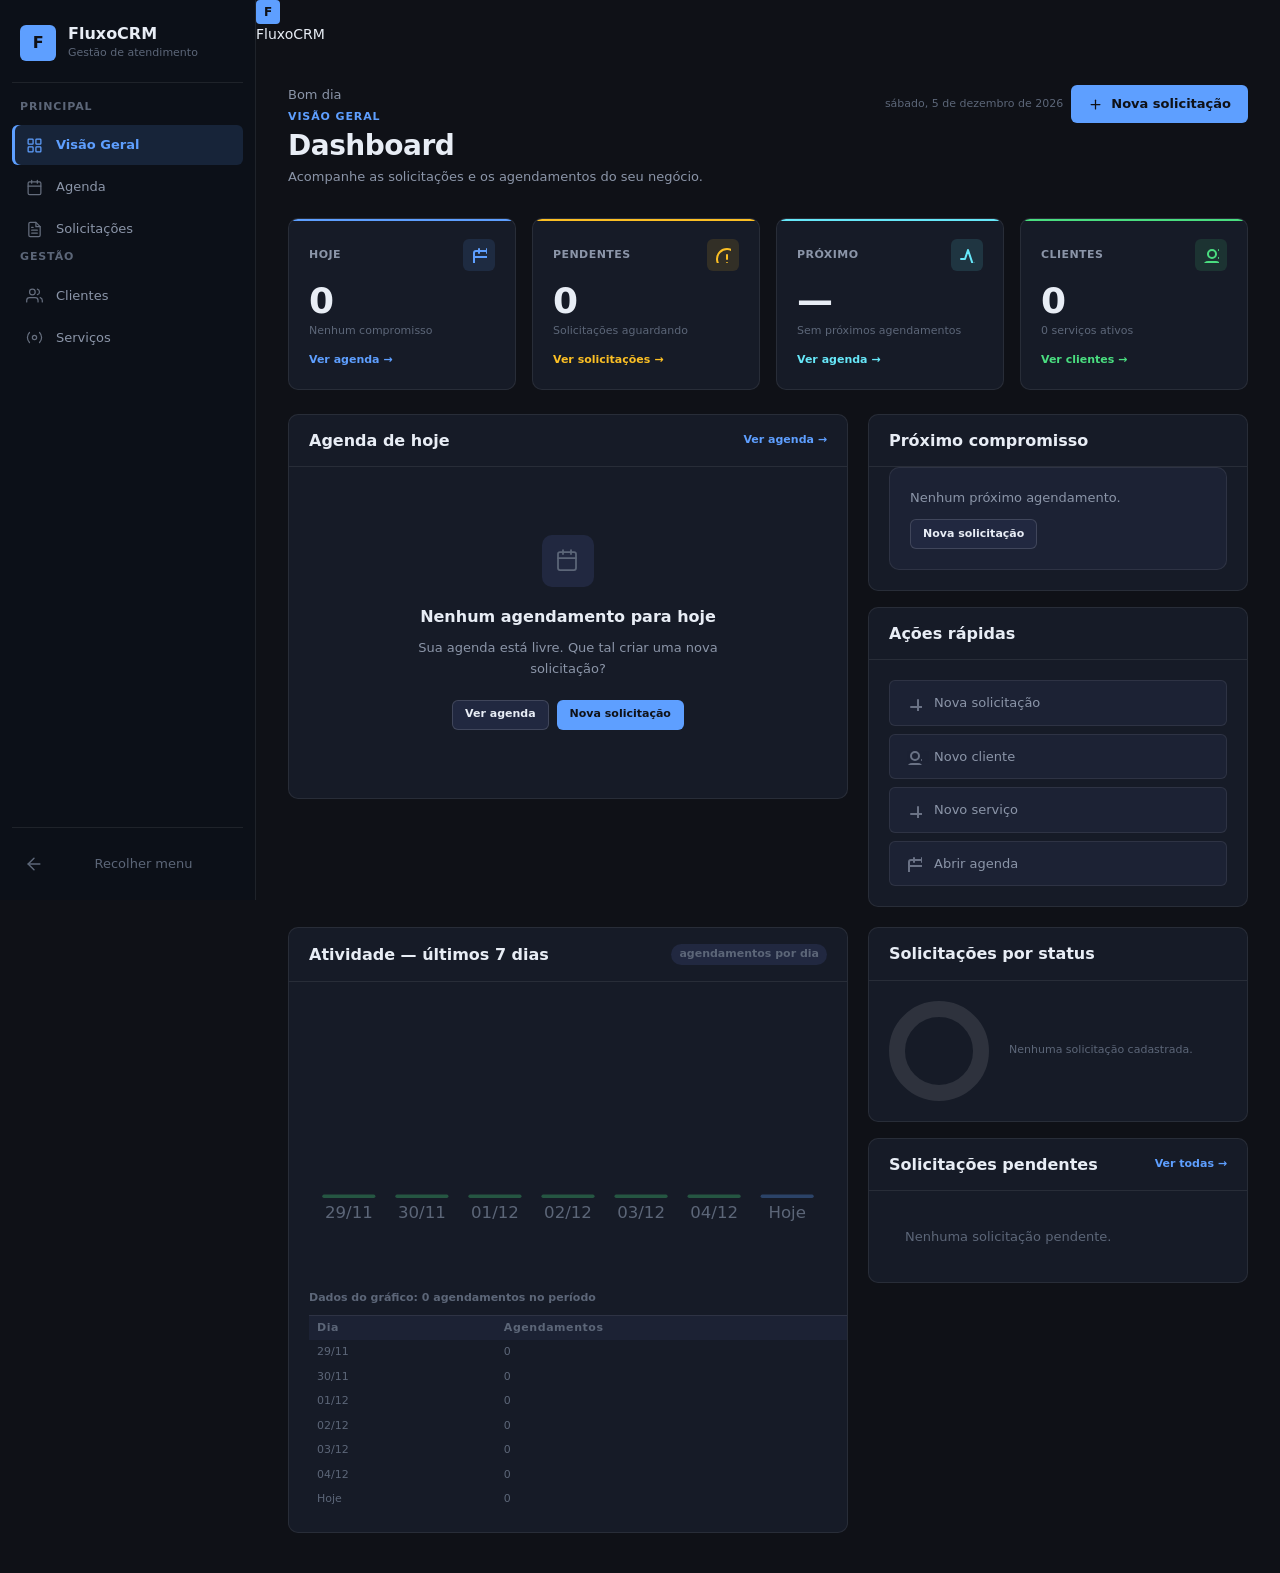
<file: index.html>
<!DOCTYPE html>
<html lang="pt-BR">
<head>
  <meta charset="UTF-8">
  <meta name="viewport" content="width=device-width, initial-scale=1.0">
  <meta name="description" content="FluxoCRM — Visão geral da operação: agendamentos, solicitações pendentes e próximos compromissos.">
  <title>Visão Geral | FluxoCRM</title>
  <link rel="stylesheet" href="css/style.css">
</head>
<body data-page="dashboard">

  <!-- Overlay mobile -->
  <div class="mobile-overlay" id="mobile-overlay" aria-hidden="true"></div>

  <div class="app-layout" id="app-layout">

    <!-- ── Sidebar ── -->
    <aside class="sidebar" id="sidebar" aria-label="Menu principal">
      <div class="sidebar-inner">

        <!-- Marca -->
        <div class="brand">
          <span class="brand-mark" aria-hidden="true">F</span>
          <div class="brand-text">
            <span class="brand-name">FluxoCRM</span>
            <span class="brand-tagline">Gestão de atendimento</span>
          </div>
        </div>

        <!-- Grupo principal -->
        <nav class="main-nav" aria-label="Navegação principal">
          <span class="nav-group-label">Principal</span>

          <a class="nav-item" id="nav-item-dashboard" href="index.html"
             aria-current="page">
            <span class="nav-item-icon" aria-hidden="true">
              <svg viewBox="0 0 24 24"><rect x="3" y="3" width="7" height="7" rx="1"/><rect x="14" y="3" width="7" height="7" rx="1"/><rect x="14" y="14" width="7" height="7" rx="1"/><rect x="3" y="14" width="7" height="7" rx="1"/></svg>
            </span>
            <span class="nav-item-label">Visão Geral</span>
          </a>

          <a class="nav-item" id="nav-item-agenda" href="agenda.html">
            <span class="nav-item-icon" aria-hidden="true">
              <svg viewBox="0 0 24 24"><rect x="3" y="4" width="18" height="18" rx="2"/><line x1="16" y1="2" x2="16" y2="6"/><line x1="8" y1="2" x2="8" y2="6"/><line x1="3" y1="10" x2="21" y2="10"/></svg>
            </span>
            <span class="nav-item-label">Agenda</span>
          </a>

          <a class="nav-item" id="nav-item-solicitacoes" href="solicitacoes.html">
            <span class="nav-item-icon" aria-hidden="true">
              <svg viewBox="0 0 24 24"><path d="M14 2H6a2 2 0 0 0-2 2v16a2 2 0 0 0 2 2h12a2 2 0 0 0 2-2V8z"/><polyline points="14 2 14 8 20 8"/><line x1="16" y1="13" x2="8" y2="13"/><line x1="16" y1="17" x2="8" y2="17"/><polyline points="10 9 9 9 8 9"/></svg>
            </span>
            <span class="nav-item-label">Solicitações</span>
          </a>
        </nav>

        <!-- Grupo gestão -->
        <nav class="main-nav" aria-label="Gestão">
          <span class="nav-group-label">Gestão</span>

          <a class="nav-item" id="nav-item-clientes" href="clientes.html">
            <span class="nav-item-icon" aria-hidden="true">
              <svg viewBox="0 0 24 24"><path d="M17 21v-2a4 4 0 0 0-4-4H5a4 4 0 0 0-4 4v2"/><circle cx="9" cy="7" r="4"/><path d="M23 21v-2a4 4 0 0 0-3-3.87"/><path d="M16 3.13a4 4 0 0 1 0 7.75"/></svg>
            </span>
            <span class="nav-item-label">Clientes</span>
          </a>

          <a class="nav-item" id="nav-item-servicos" href="servicos.html">
            <span class="nav-item-icon" aria-hidden="true">
              <svg viewBox="0 0 24 24"><circle cx="12" cy="12" r="3"/><path d="M19.07 4.93a10 10 0 0 1 0 14.14M4.93 4.93a10 10 0 0 0 0 14.14"/></svg>
            </span>
            <span class="nav-item-label">Serviços</span>
          </a>
        </nav>

        <!-- Rodapé da sidebar -->
        <div class="sidebar-footer">
          <button class="sidebar-collapse-btn" id="sidebar-collapse-btn"
                  type="button" aria-expanded="true" aria-label="Recolher menu lateral">
            <svg viewBox="0 0 24 24" aria-hidden="true"><line x1="5" y1="12" x2="19" y2="12"/><polyline points="12 5 5 12 12 19"/></svg>
            <span class="nav-item-label">Recolher menu</span>
          </button>
        </div>

      </div>
    </aside>

    <!-- ── Conteúdo principal ── -->
    <div style="min-width:0; display: flex; flex-direction: column;">

      <!-- Topbar mobile -->
      <div class="mobile-topbar" role="banner">
        <button class="menu-toggle" id="mobile-menu-toggle" type="button"
                aria-expanded="false" aria-controls="sidebar"
                aria-label="Abrir menu de navegação">
          <svg viewBox="0 0 24 24" aria-hidden="true"><line x1="3" y1="6" x2="21" y2="6"/><line x1="3" y1="12" x2="21" y2="12"/><line x1="3" y1="18" x2="21" y2="18"/></svg>
        </button>
        <span class="topbar-brand">
          <span aria-hidden="true" style="width:24px;height:24px;background:var(--color-primary);border-radius:4px;display:grid;place-items:center;color:#0f1117;font-weight:800;font-size:12px;">F</span>
          FluxoCRM
        </span>
      </div>

      <main class="main-content" id="main-content" tabindex="-1">

        <!-- Cabeçalho -->
        <header class="page-header" role="banner">
          <div class="page-header-info">
            <span class="page-greeting" id="dashboard-saudacao" aria-live="polite"></span>
            <span class="page-eyebrow">Visão Geral</span>
            <h1>Dashboard</h1>
            <p class="page-header-desc">Acompanhe as solicitações e os agendamentos do seu negócio.</p>
          </div>
          <div class="page-header-actions">
            <span class="page-date" id="dashboard-data" aria-live="polite"></span>
            <a href="solicitacoes.html" class="btn btn-primary">
              <svg aria-hidden="true" viewBox="0 0 24 24"><line x1="12" y1="5" x2="12" y2="19"/><line x1="5" y1="12" x2="19" y2="12"/></svg>
              Nova solicitação
            </a>
          </div>
        </header>

        <!-- Alertas inteligentes -->
        <div id="dashboard-alertas" hidden aria-live="polite"></div>

        <!-- Metric cards -->
        <section id="dashboard-metrics" class="metric-grid" aria-label="Indicadores principais">
          <!-- Preenchido pelo JS -->
        </section>

        <!-- Grid principal -->
        <div class="content-grid two-columns" style="margin-bottom: var(--space-5);">

          <!-- Agenda de hoje -->
          <article class="panel">
            <div class="panel-header">
              <h2>Agenda de hoje</h2>
              <a href="agenda.html" class="section-link">Ver agenda →</a>
            </div>
            <div class="panel-body" id="dashboard-agenda-hoje">
              <!-- Preenchido pelo JS -->
            </div>
          </article>

          <!-- Coluna direita -->
          <div style="display: grid; gap: var(--space-4); align-content: start;">

            <!-- Próximo compromisso -->
            <article class="panel">
              <div class="panel-header">
                <h2>Próximo compromisso</h2>
              </div>
              <div class="panel-body" id="dashboard-proximo" style="padding-top: 0;">
                <!-- Preenchido pelo JS -->
              </div>
            </article>

            <!-- Ações rápidas -->
            <article class="panel">
              <div class="panel-header">
                <h2>Ações rápidas</h2>
              </div>
              <div class="panel-body" id="dashboard-acoes">
                <!-- Preenchido pelo JS -->
              </div>
            </article>

          </div>
        </div>

        <!-- Grid inferior -->
        <div class="content-grid two-columns">

          <!-- Gráfico de atividade -->
          <article class="panel">
            <div class="panel-header">
              <h2>Atividade — últimos 7 dias</h2>
              <span class="panel-count">agendamentos por dia</span>
            </div>
            <div class="panel-body">
              <div class="chart-container" id="dashboard-grafico" aria-label="Gráfico de agendamentos por dia"></div>
              <div id="dashboard-grafico-tabela" style="margin-top: var(--space-3);">
                <!-- Tabela alternativa acessível —  preenchida pelo JS -->
              </div>
            </div>
          </article>

          <!-- Distribuição de solicitações + pendentes -->
          <div style="display: grid; gap: var(--space-4); align-content: start;">

            <article class="panel">
              <div class="panel-header">
                <h2>Solicitações por status</h2>
              </div>
              <div class="panel-body">
                <div class="donut-row">
                  <div class="donut-chart-wrap" id="dashboard-rosca" aria-label="Gráfico de rosca — solicitações por status"></div>
                  <div class="donut-legend" id="dashboard-rosca-legenda">
                    <!-- Preenchido pelo JS -->
                  </div>
                </div>
              </div>
            </article>

            <article class="panel">
              <div class="panel-header">
                <h2>Solicitações pendentes</h2>
                <a href="solicitacoes.html" class="section-link">Ver todas →</a>
              </div>
              <div class="panel-body" id="dashboard-pendentes">
                <!-- Preenchido pelo JS -->
              </div>
            </article>

          </div>
        </div>

      </main>
    </div>
  </div>

  <!-- Scripts — ordem preservada -->
  <script src="js/core/namespace.js"></script>
  <script src="js/core/storage.js"></script>
  <script src="js/compartilhado/utilitarios.js"></script>
  <script src="js/compartilhado/status.js"></script>
  <script src="js/compartilhado/datas.js"></script>
  <script src="js/compartilhado/graficos.js"></script>
  <script src="js/modelos/cliente.js"></script>
  <script src="js/modelos/servico.js"></script>
  <script src="js/modelos/solicitacao.js"></script>
  <script src="js/modelos/agendamento.js"></script>
  <script src="js/dados/dados-simulados.js"></script>
  <script src="js/repositories/criarColecaoRepository.js"></script>
  <script src="js/repositories/clientesRepository.js"></script>
  <script src="js/repositories/servicosRepository.js"></script>
  <script src="js/repositories/solicitacoesRepository.js"></script>
  <script src="js/repositories/agendamentosRepository.js"></script>
  <script src="js/modulos/menu.js"></script>
  <script src="js/modulos/dashboard.js"></script>
  <script src="js/app.js"></script>
</body>
</html>
</file>
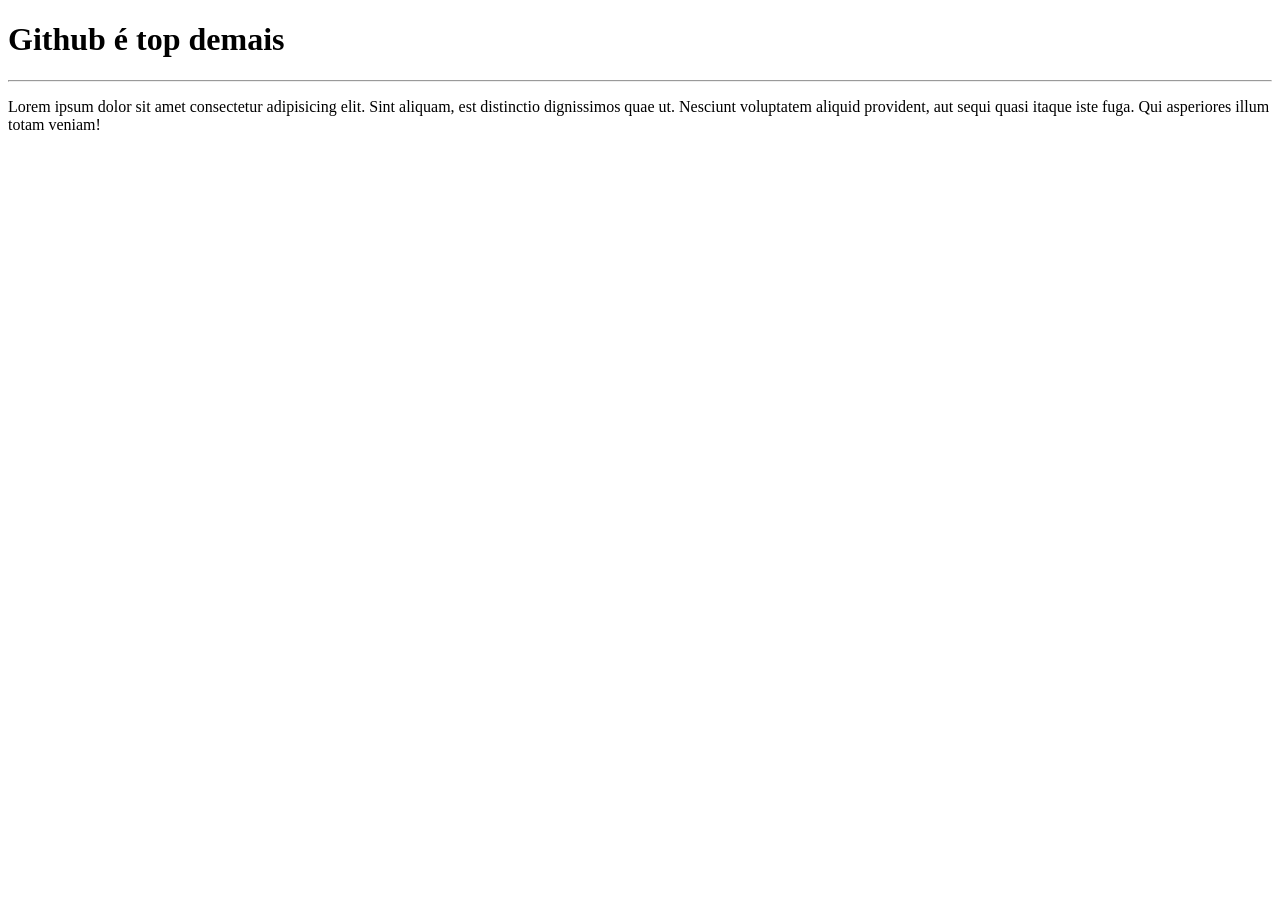
<file: site 01/index.html>
<!DOCTYPE html>
<html lang="en">
<head>
    <meta charset="UTF-8">
    <meta name="viewport" content="width=device-width, initial-scale=1.0">
    <title>Meu primeiro site em repositorio</title>
</head>
<body>
    <h1>Github  é top demais</h1>
    <hr>
    <p>Lorem ipsum dolor sit amet consectetur adipisicing elit. Sint aliquam, est distinctio dignissimos quae ut. Nesciunt voluptatem aliquid provident, aut sequi quasi itaque iste fuga. Qui asperiores illum totam veniam!</p>
</body>
</html>
</file>
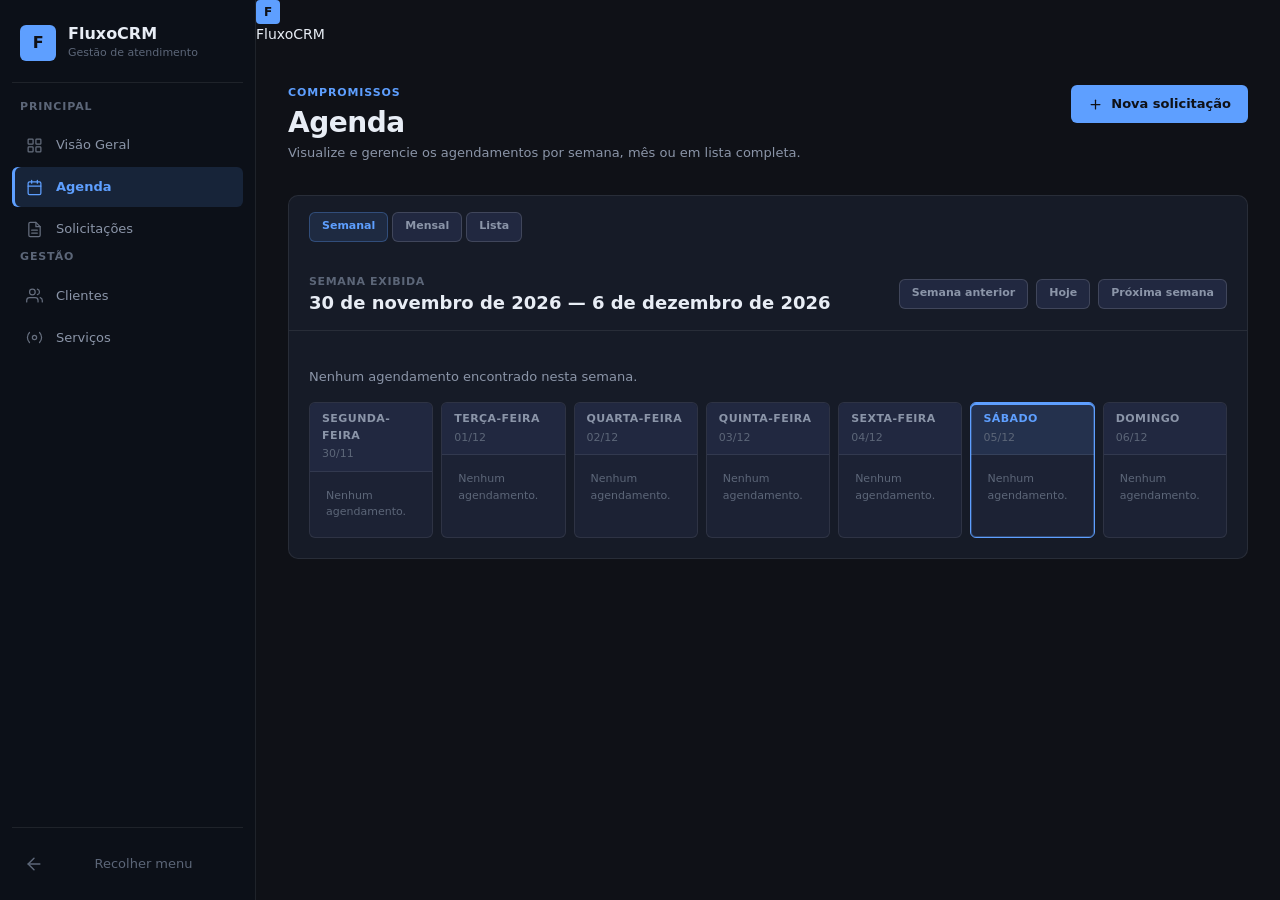
<file: agenda.html>
<!DOCTYPE html>
<html lang="pt-BR">
<head>
  <meta charset="UTF-8">
  <meta name="viewport" content="width=device-width, initial-scale=1.0">
  <meta name="description" content="FluxoCRM — Agenda de agendamentos: visualização semanal, mensal e em lista.">
  <title>Agenda | FluxoCRM</title>
  <link rel="stylesheet" href="css/style.css">
</head>
<body data-page="agenda">

  <div class="mobile-overlay" id="mobile-overlay" aria-hidden="true"></div>

  <div class="app-layout" id="app-layout">

    <!-- ── Sidebar ── -->
    <aside class="sidebar" id="sidebar" aria-label="Menu principal">
      <div class="sidebar-inner">
        <div class="brand">
          <span class="brand-mark" aria-hidden="true">F</span>
          <div class="brand-text">
            <span class="brand-name">FluxoCRM</span>
            <span class="brand-tagline">Gestão de atendimento</span>
          </div>
        </div>

        <nav class="main-nav" aria-label="Navegação principal">
          <span class="nav-group-label">Principal</span>
          <a class="nav-item" id="nav-item-dashboard" href="index.html">
            <span class="nav-item-icon" aria-hidden="true"><svg viewBox="0 0 24 24"><rect x="3" y="3" width="7" height="7" rx="1"/><rect x="14" y="3" width="7" height="7" rx="1"/><rect x="14" y="14" width="7" height="7" rx="1"/><rect x="3" y="14" width="7" height="7" rx="1"/></svg></span>
            <span class="nav-item-label">Visão Geral</span>
          </a>
          <a class="nav-item active" id="nav-item-agenda" href="agenda.html" aria-current="page">
            <span class="nav-item-icon" aria-hidden="true"><svg viewBox="0 0 24 24"><rect x="3" y="4" width="18" height="18" rx="2"/><line x1="16" y1="2" x2="16" y2="6"/><line x1="8" y1="2" x2="8" y2="6"/><line x1="3" y1="10" x2="21" y2="10"/></svg></span>
            <span class="nav-item-label">Agenda</span>
          </a>
          <a class="nav-item" id="nav-item-solicitacoes" href="solicitacoes.html">
            <span class="nav-item-icon" aria-hidden="true"><svg viewBox="0 0 24 24"><path d="M14 2H6a2 2 0 0 0-2 2v16a2 2 0 0 0 2 2h12a2 2 0 0 0 2-2V8z"/><polyline points="14 2 14 8 20 8"/><line x1="16" y1="13" x2="8" y2="13"/><line x1="16" y1="17" x2="8" y2="17"/></svg></span>
            <span class="nav-item-label">Solicitações</span>
          </a>
        </nav>

        <nav class="main-nav" aria-label="Gestão">
          <span class="nav-group-label">Gestão</span>
          <a class="nav-item" id="nav-item-clientes" href="clientes.html">
            <span class="nav-item-icon" aria-hidden="true"><svg viewBox="0 0 24 24"><path d="M17 21v-2a4 4 0 0 0-4-4H5a4 4 0 0 0-4 4v2"/><circle cx="9" cy="7" r="4"/><path d="M23 21v-2a4 4 0 0 0-3-3.87"/><path d="M16 3.13a4 4 0 0 1 0 7.75"/></svg></span>
            <span class="nav-item-label">Clientes</span>
          </a>
          <a class="nav-item" id="nav-item-servicos" href="servicos.html">
            <span class="nav-item-icon" aria-hidden="true"><svg viewBox="0 0 24 24"><circle cx="12" cy="12" r="3"/><path d="M19.07 4.93a10 10 0 0 1 0 14.14M4.93 4.93a10 10 0 0 0 0 14.14"/></svg></span>
            <span class="nav-item-label">Serviços</span>
          </a>
        </nav>

        <div class="sidebar-footer">
          <button class="sidebar-collapse-btn" id="sidebar-collapse-btn" type="button" aria-expanded="true" aria-label="Recolher menu lateral">
            <svg viewBox="0 0 24 24" aria-hidden="true"><line x1="5" y1="12" x2="19" y2="12"/><polyline points="12 5 5 12 12 19"/></svg>
            <span class="nav-item-label">Recolher menu</span>
          </button>
        </div>
      </div>
    </aside>

    <!-- ── Conteúdo ── -->
    <div style="min-width:0; display:flex; flex-direction:column;">
      <div class="mobile-topbar" role="banner">
        <button class="menu-toggle" id="mobile-menu-toggle" type="button" aria-expanded="false" aria-controls="sidebar" aria-label="Abrir menu de navegação">
          <svg viewBox="0 0 24 24" aria-hidden="true"><line x1="3" y1="6" x2="21" y2="6"/><line x1="3" y1="12" x2="21" y2="12"/><line x1="3" y1="18" x2="21" y2="18"/></svg>
        </button>
        <span class="topbar-brand">
          <span aria-hidden="true" style="width:24px;height:24px;background:var(--color-primary);border-radius:4px;display:grid;place-items:center;color:#0f1117;font-weight:800;font-size:12px;">F</span>
          FluxoCRM
        </span>
      </div>

      <main class="main-content" id="main-content" tabindex="-1">

        <header class="page-header">
          <div class="page-header-info">
            <span class="page-eyebrow">Compromissos</span>
            <h1>Agenda</h1>
            <p class="page-header-desc">Visualize e gerencie os agendamentos por semana, mês ou em lista completa.</p>
          </div>
          <div class="page-header-actions">
            <a href="solicitacoes.html" class="btn btn-primary">
              <svg aria-hidden="true" viewBox="0 0 24 24"><line x1="12" y1="5" x2="12" y2="19"/><line x1="5" y1="12" x2="19" y2="12"/></svg>
              Nova solicitação
            </a>
          </div>
        </header>

        <section class="panel agenda-panel" aria-label="Agenda de agendamentos">

          <!-- Alternância de visualização -->
          <div style="padding: var(--space-4) var(--space-5) 0; display:flex; align-items:center; justify-content:space-between; flex-wrap:wrap; gap:var(--space-3);">
            <div class="agenda-view-switcher" role="group" aria-label="Visualização da agenda">
              <button class="action-button is-active" type="button" data-view="semanal" aria-pressed="true">Semanal</button>
              <button class="action-button" type="button" data-view="mensal" aria-pressed="false">Mensal</button>
              <button class="action-button" type="button" data-view="lista" aria-pressed="false">Lista</button>
            </div>
          </div>

          <!-- Toolbar -->
          <div class="agenda-toolbar" style="padding: var(--space-4) var(--space-5);">
            <div class="agenda-toolbar-left">
              <span class="agenda-label" id="agenda-periodo-label">Semana exibida</span>
              <h2 class="agenda-intervalo" id="agenda-intervalo"></h2>
            </div>
            <div class="agenda-controls" aria-label="Navegação entre períodos">
              <button class="action-button" id="semana-anterior" type="button">Semana anterior</button>
              <button class="action-button" id="semana-atual" type="button">Hoje</button>
              <button class="action-button" id="proxima-semana" type="button">Próxima semana</button>
            </div>
          </div>

          <!-- Aviso de dados inválidos -->
          <p class="form-notice" id="agenda-aviso" aria-live="polite" style="margin: 0 var(--space-5) var(--space-3);"></p>

          <!-- Visão semanal -->
          <div id="agenda-visao-semanal" style="padding: 0 var(--space-5) var(--space-5);">
            <p class="agenda-empty-week" id="agenda-vazia" hidden>Nenhum agendamento encontrado nesta semana.</p>
            <div class="agenda-week" id="agenda-semana" role="grid" aria-label="Grade semanal de agendamentos"></div>
          </div>

          <!-- Visão mensal -->
          <div id="agenda-visao-mensal" hidden style="padding: 0 var(--space-5) var(--space-5);">
            <p class="agenda-empty-week" id="agenda-mes-vazio" hidden>Nenhum agendamento encontrado neste mês.</p>
            <div class="agenda-month-weekdays" aria-hidden="true">
              <span><span class="weekday-full">Segunda</span><span class="weekday-short">S</span></span>
              <span><span class="weekday-full">Terça</span><span class="weekday-short">T</span></span>
              <span><span class="weekday-full">Quarta</span><span class="weekday-short">Q</span></span>
              <span><span class="weekday-full">Quinta</span><span class="weekday-short">Q</span></span>
              <span><span class="weekday-full">Sexta</span><span class="weekday-short">S</span></span>
              <span><span class="weekday-full">Sábado</span><span class="weekday-short">S</span></span>
              <span><span class="weekday-full">Domingo</span><span class="weekday-short">D</span></span>
            </div>
            <div class="agenda-month-grid" id="agenda-mes-grade" role="grid" aria-label="Grade mensal de agendamentos"></div>
            <section class="agenda-selected-day" id="agenda-dia-selecionado" aria-live="polite" aria-label="Agendamentos do dia selecionado">
              <h3 id="agenda-dia-titulo"></h3>
              <div class="agenda-selected-events" id="agenda-dia-lista"></div>
            </section>
          </div>

          <!-- Visão lista -->
          <div id="agenda-visao-lista" hidden>
            <div class="agenda-list-filters" role="search" aria-label="Filtros da lista de agendamentos">
              <label>
                <span>Buscar cliente</span>
                <input type="search" id="lista-filtro-busca" placeholder="Nome do cliente…" aria-label="Buscar por nome de cliente">
              </label>
              <label>
                <span>Status</span>
                <select id="lista-filtro-status" aria-label="Filtrar por status">
                  <option value="">Todos os status</option>
                  <option value="agendado">Agendado</option>
                  <option value="cancelado">Cancelado</option>
                  <option value="concluido">Concluído</option>
                </select>
              </label>
            </div>
            <div class="agenda-list-table-wrap responsive-table">
              <table aria-label="Lista de agendamentos">
                <thead>
                  <tr>
                    <th scope="col">Cliente</th>
                    <th scope="col">Serviço</th>
                    <th scope="col">Data</th>
                    <th scope="col">Horário</th>
                    <th scope="col">Status</th>
                  </tr>
                </thead>
                <tbody id="agenda-lista-tabela"></tbody>
              </table>
            </div>
          </div>

        </section>

        <!-- Painel de detalhes -->
        <section class="panel agenda-details" id="agenda-detalhes" hidden aria-label="Detalhes do agendamento">
          <div class="panel-header">
            <h2>Detalhes do agendamento</h2>
            <button class="action-button" id="fechar-detalhes" type="button" aria-label="Fechar detalhes">Fechar</button>
          </div>
          <div class="panel-body">
            <dl class="details-grid" id="agenda-detalhes-conteudo"></dl>
            <a class="action-link" href="agenda.html?view=lista" style="margin-top: var(--space-4); display:inline-flex;">Ver lista completa de agendamentos →</a>
          </div>
        </section>

      </main>
    </div>
  </div>

  <script src="js/core/namespace.js"></script>
  <script src="js/core/storage.js"></script>
  <script src="js/compartilhado/utilitarios.js"></script>
  <script src="js/compartilhado/status.js"></script>
  <script src="js/compartilhado/datas.js"></script>
  <script src="js/modelos/cliente.js"></script>
  <script src="js/modelos/servico.js"></script>
  <script src="js/modelos/agendamento.js"></script>
  <script src="js/dados/dados-simulados.js"></script>
  <script src="js/repositories/criarColecaoRepository.js"></script>
  <script src="js/repositories/clientesRepository.js"></script>
  <script src="js/repositories/servicosRepository.js"></script>
  <script src="js/repositories/agendamentosRepository.js"></script>
  <script src="js/modulos/menu.js"></script>
  <script src="js/modulos/agenda.js"></script>
  <script src="js/app.js"></script>
</body>
</html>
</file>
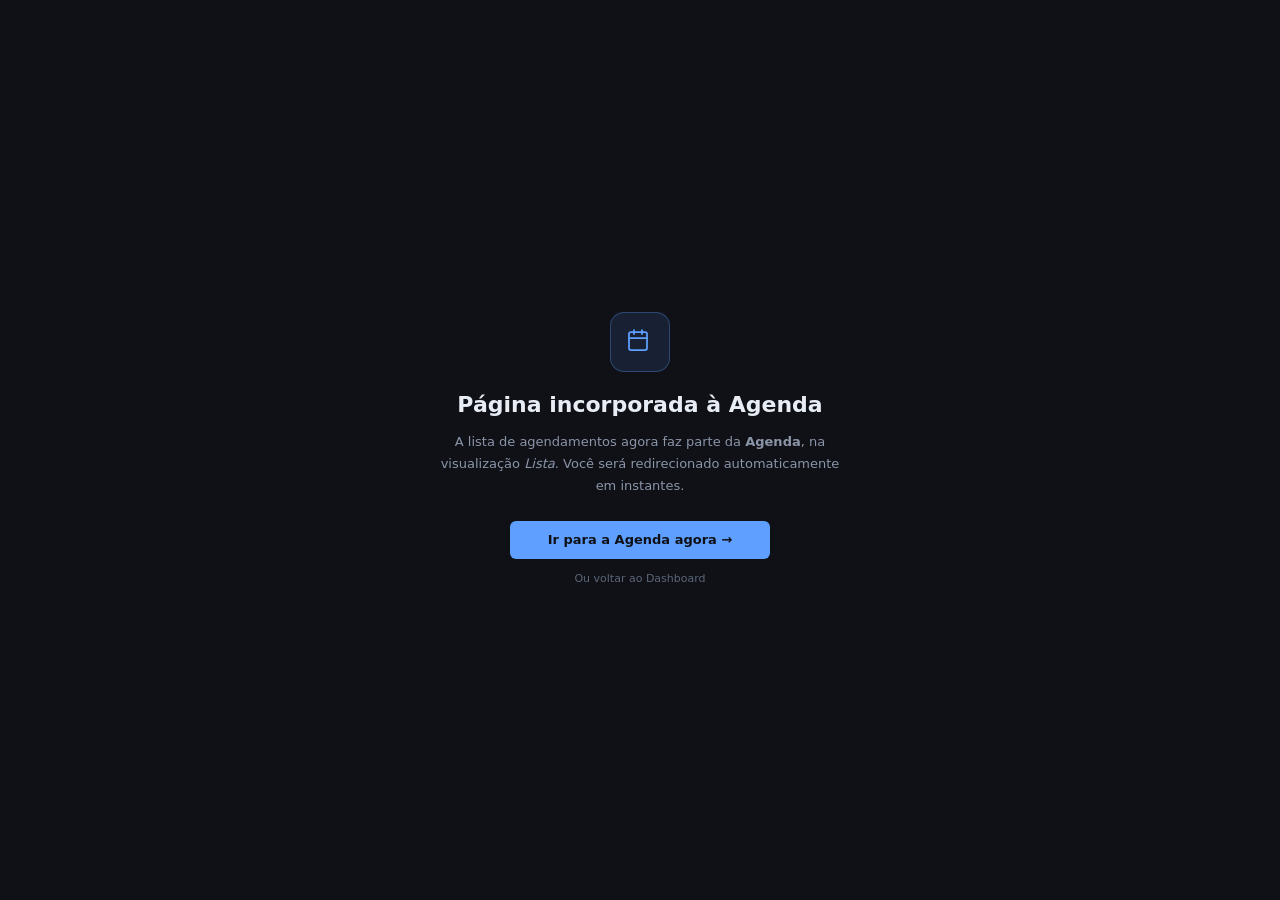
<file: agendamentos.html>
<!DOCTYPE html>
<html lang="pt-BR">
<head>
  <meta charset="UTF-8">
  <meta name="viewport" content="width=device-width, initial-scale=1.0">
  <meta name="description" content="FluxoCRM — Lista de agendamentos. Esta página foi incorporada à Agenda.">
  <title>Agendamentos | FluxoCRM</title>
  <link rel="stylesheet" href="css/style.css">
  <!-- Redireciona automaticamente para a agenda na aba Lista após 3 segundos -->
  <meta http-equiv="refresh" content="3;url=agenda.html">
</head>
<body data-page="agendamentos" style="display:flex;align-items:center;justify-content:center;min-height:100vh;background:var(--color-bg);">

  <div style="max-width:480px;text-align:center;padding:var(--space-7);">
    <div style="width:60px;height:60px;background:var(--color-primary-soft);border:1px solid var(--color-primary-border);border-radius:var(--radius-lg);display:grid;place-items:center;margin:0 auto var(--space-5);">
      <svg width="28" height="28" fill="none" stroke="var(--color-primary)" stroke-width="1.75" stroke-linecap="round" stroke-linejoin="round" aria-hidden="true">
        <rect x="3" y="4" width="18" height="18" rx="2"/><line x1="16" y1="2" x2="16" y2="6"/><line x1="8" y1="2" x2="8" y2="6"/><line x1="3" y1="10" x2="21" y2="10"/>
      </svg>
    </div>

    <h1 style="font-size:var(--text-xl);font-weight:var(--weight-bold);color:var(--color-text);margin-bottom:var(--space-3);">
      Página incorporada à Agenda
    </h1>

    <p style="color:var(--color-text-muted);font-size:var(--text-sm);line-height:1.7;margin-bottom:var(--space-6);">
      A lista de agendamentos agora faz parte da <strong>Agenda</strong>, na visualização <em>Lista</em>.
      Você será redirecionado automaticamente em instantes.
    </p>

    <div style="display:flex;flex-direction:column;gap:var(--space-3);align-items:center;">
      <a href="agenda.html" class="btn btn-primary" style="width:100%;max-width:260px;justify-content:center;">
        Ir para a Agenda agora →
      </a>
      <a href="index.html" style="color:var(--color-text-subtle);font-size:var(--text-xs);">
        Ou voltar ao Dashboard
      </a>
    </div>
  </div>

</body>
</html>
</file>
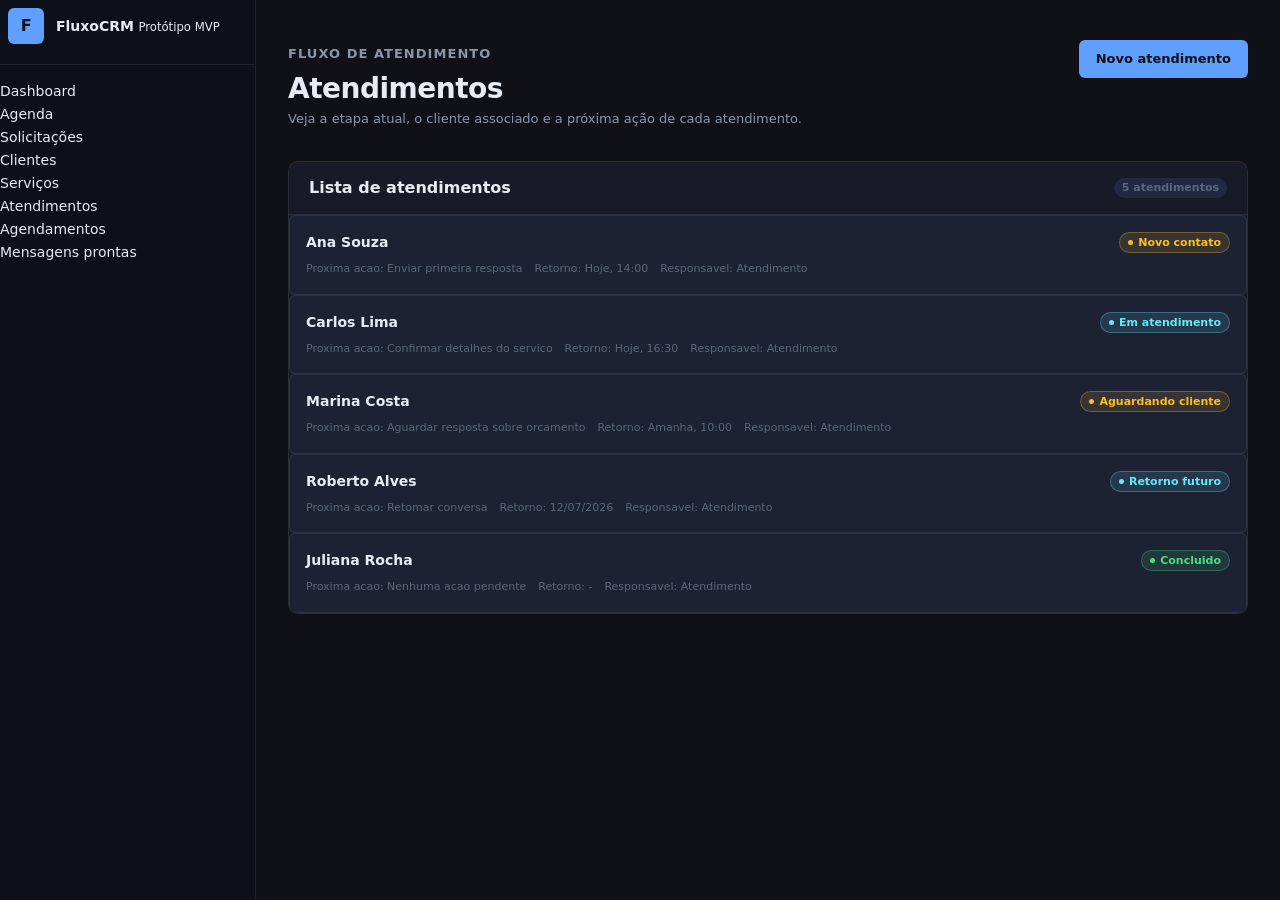
<file: atendimentos.html>
<!DOCTYPE html>
<html lang="pt-BR">
<head>
  <meta charset="UTF-8">
  <meta name="viewport" content="width=device-width, initial-scale=1.0">
  <title>Atendimentos | FluxoCRM</title>
  <link rel="stylesheet" href="css/style.css">
</head>
<body data-page="atendimentos">
  <div class="app-layout">
    <aside class="sidebar">
      <div class="brand">
        <span class="brand-mark">F</span>
        <div>
          <strong>FluxoCRM</strong>
          <small>Protótipo MVP</small>
        </div>
      </div>

      <button class="menu-toggle" type="button" aria-label="Abrir menu">Menu</button>

      <nav class="main-nav" aria-label="Navegação principal">
        <a href="index.html">Dashboard</a>
        <a href="agenda.html">Agenda</a>
        <a href="solicitacoes.html">Solicitações</a>
        <a href="clientes.html">Clientes</a>
        <a href="servicos.html">Serviços</a>
        <a class="active" href="atendimentos.html">Atendimentos</a>
        <a href="agendamentos.html">Agendamentos</a>
        <a href="mensagens.html">Mensagens prontas</a>
      </nav>
    </aside>

    <main class="main-content">
      <header class="page-header">
        <div>
          <p class="eyebrow">Fluxo de atendimento</p>
          <h1>Atendimentos</h1>
          <p>Veja a etapa atual, o cliente associado e a próxima ação de cada atendimento.</p>
        </div>
        <button class="primary-button" type="button">Novo atendimento</button>
      </header>

      <section class="panel">
        <div class="panel-header">
          <h2>Lista de atendimentos</h2>
          <span class="panel-count" id="ticketsCount">0 atendimentos</span>
        </div>
        <div class="card-list" id="ticketsList"></div>
      </section>
    </main>
  </div>

  <script src="js/core/namespace.js"></script>
  <script src="js/core/storage.js"></script>
  <script src="js/compartilhado/utilitarios.js"></script>
  <script src="js/compartilhado/status.js"></script>
  <script src="js/modelos/cliente.js"></script>
  <script src="js/modelos/servico.js"></script>
  <script src="js/modelos/solicitacao.js"></script>
  <script src="js/modelos/agendamento.js"></script>
  <script src="js/dados/dados-simulados.js"></script>
  <script src="js/repositories/criarColecaoRepository.js"></script>
  <script src="js/repositories/clientesRepository.js"></script>
  <script src="js/repositories/servicosRepository.js"></script>
  <script src="js/repositories/solicitacoesRepository.js"></script>
  <script src="js/repositories/agendamentosRepository.js"></script>
  <script src="js/modulos/menu.js"></script>
  <script src="js/modulos/clientes.js"></script>
  <script src="js/modulos/dashboard.js"></script>
  <script src="js/modulos/atendimentos.js"></script>
  <script src="js/modulos/agendamentos.js"></script>
  <script src="js/modulos/mensagens.js"></script>
  <script src="js/app.js"></script>
</body>
</html>
</file>
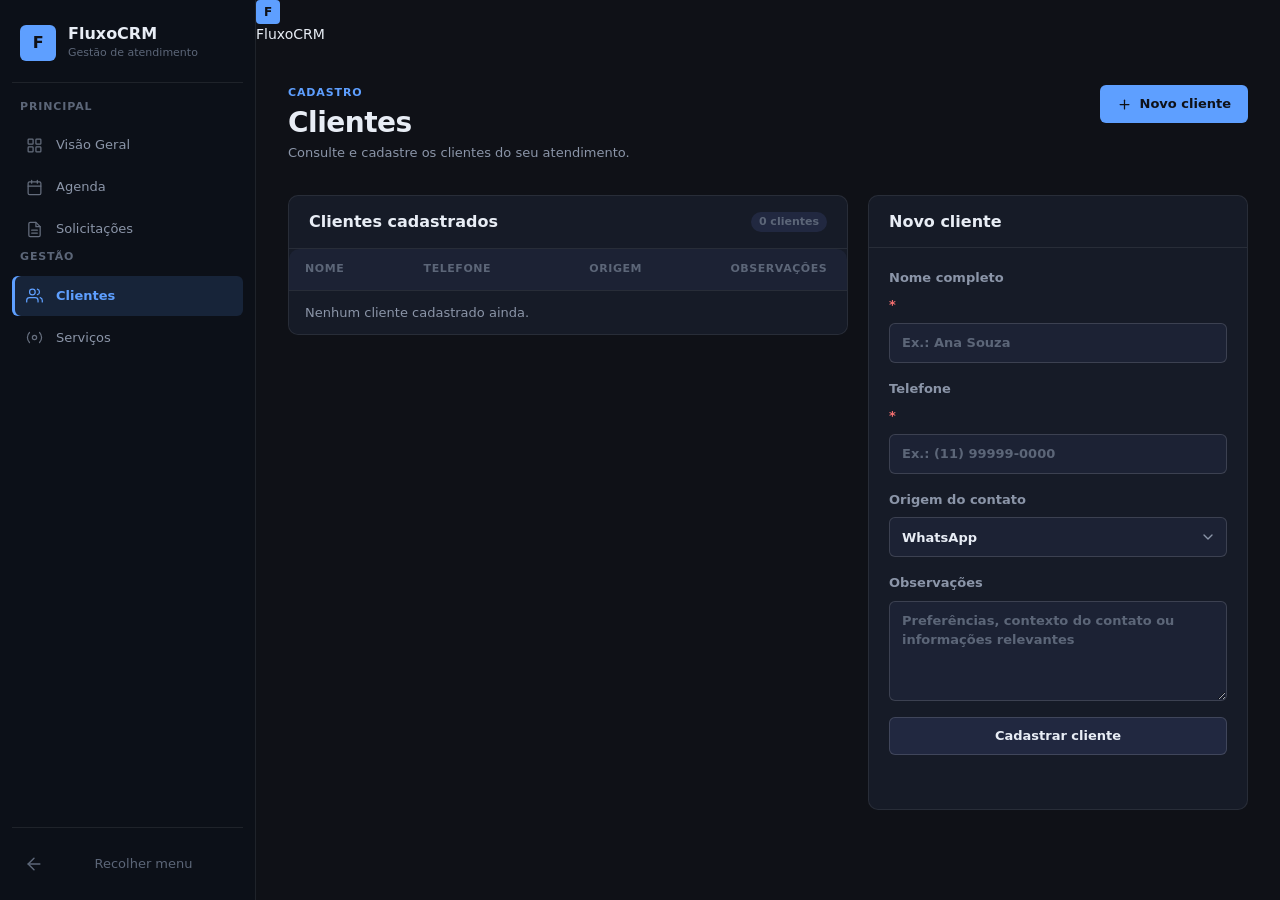
<file: clientes.html>
<!DOCTYPE html>
<html lang="pt-BR">
<head>
  <meta charset="UTF-8">
  <meta name="viewport" content="width=device-width, initial-scale=1.0">
  <meta name="description" content="FluxoCRM — Cadastro e consulta de clientes.">
  <title>Clientes | FluxoCRM</title>
  <link rel="stylesheet" href="css/style.css">
</head>
<body data-page="clientes">

  <div class="mobile-overlay" id="mobile-overlay" aria-hidden="true"></div>

  <div class="app-layout" id="app-layout">

    <!-- ── Sidebar ── -->
    <aside class="sidebar" id="sidebar" aria-label="Menu principal">
      <div class="sidebar-inner">
        <div class="brand">
          <span class="brand-mark" aria-hidden="true">F</span>
          <div class="brand-text">
            <span class="brand-name">FluxoCRM</span>
            <span class="brand-tagline">Gestão de atendimento</span>
          </div>
        </div>

        <nav class="main-nav" aria-label="Navegação principal">
          <span class="nav-group-label">Principal</span>
          <a class="nav-item" id="nav-item-dashboard" href="index.html">
            <span class="nav-item-icon" aria-hidden="true"><svg viewBox="0 0 24 24"><rect x="3" y="3" width="7" height="7" rx="1"/><rect x="14" y="3" width="7" height="7" rx="1"/><rect x="14" y="14" width="7" height="7" rx="1"/><rect x="3" y="14" width="7" height="7" rx="1"/></svg></span>
            <span class="nav-item-label">Visão Geral</span>
          </a>
          <a class="nav-item" id="nav-item-agenda" href="agenda.html">
            <span class="nav-item-icon" aria-hidden="true"><svg viewBox="0 0 24 24"><rect x="3" y="4" width="18" height="18" rx="2"/><line x1="16" y1="2" x2="16" y2="6"/><line x1="8" y1="2" x2="8" y2="6"/><line x1="3" y1="10" x2="21" y2="10"/></svg></span>
            <span class="nav-item-label">Agenda</span>
          </a>
          <a class="nav-item" id="nav-item-solicitacoes" href="solicitacoes.html">
            <span class="nav-item-icon" aria-hidden="true"><svg viewBox="0 0 24 24"><path d="M14 2H6a2 2 0 0 0-2 2v16a2 2 0 0 0 2 2h12a2 2 0 0 0 2-2V8z"/><polyline points="14 2 14 8 20 8"/><line x1="16" y1="13" x2="8" y2="13"/><line x1="16" y1="17" x2="8" y2="17"/></svg></span>
            <span class="nav-item-label">Solicitações</span>
          </a>
        </nav>

        <nav class="main-nav" aria-label="Gestão">
          <span class="nav-group-label">Gestão</span>
          <a class="nav-item active" id="nav-item-clientes" href="clientes.html" aria-current="page">
            <span class="nav-item-icon" aria-hidden="true"><svg viewBox="0 0 24 24"><path d="M17 21v-2a4 4 0 0 0-4-4H5a4 4 0 0 0-4 4v2"/><circle cx="9" cy="7" r="4"/><path d="M23 21v-2a4 4 0 0 0-3-3.87"/><path d="M16 3.13a4 4 0 0 1 0 7.75"/></svg></span>
            <span class="nav-item-label">Clientes</span>
          </a>
          <a class="nav-item" id="nav-item-servicos" href="servicos.html">
            <span class="nav-item-icon" aria-hidden="true"><svg viewBox="0 0 24 24"><circle cx="12" cy="12" r="3"/><path d="M19.07 4.93a10 10 0 0 1 0 14.14M4.93 4.93a10 10 0 0 0 0 14.14"/></svg></span>
            <span class="nav-item-label">Serviços</span>
          </a>
        </nav>

        <div class="sidebar-footer">
          <button class="sidebar-collapse-btn" id="sidebar-collapse-btn" type="button" aria-expanded="true" aria-label="Recolher menu lateral">
            <svg viewBox="0 0 24 24" aria-hidden="true"><line x1="5" y1="12" x2="19" y2="12"/><polyline points="12 5 5 12 12 19"/></svg>
            <span class="nav-item-label">Recolher menu</span>
          </button>
        </div>
      </div>
    </aside>

    <!-- ── Conteúdo ── -->
    <div style="min-width:0; display:flex; flex-direction:column;">
      <div class="mobile-topbar" role="banner">
        <button class="menu-toggle" id="mobile-menu-toggle" type="button" aria-expanded="false" aria-controls="sidebar" aria-label="Abrir menu de navegação">
          <svg viewBox="0 0 24 24" aria-hidden="true"><line x1="3" y1="6" x2="21" y2="6"/><line x1="3" y1="12" x2="21" y2="12"/><line x1="3" y1="18" x2="21" y2="18"/></svg>
        </button>
        <span class="topbar-brand">
          <span aria-hidden="true" style="width:24px;height:24px;background:var(--color-primary);border-radius:4px;display:grid;place-items:center;color:#0f1117;font-weight:800;font-size:12px;">F</span>
          FluxoCRM
        </span>
      </div>

      <main class="main-content" id="main-content" tabindex="-1">

        <header class="page-header">
          <div class="page-header-info">
            <span class="page-eyebrow">Cadastro</span>
            <h1>Clientes</h1>
            <p class="page-header-desc">Consulte e cadastre os clientes do seu atendimento.</p>
          </div>
          <div class="page-header-actions">
            <button class="btn btn-primary" id="btn-novo-cliente-header" type="button"
                    aria-label="Ir para formulário de novo cliente">
              <svg aria-hidden="true" viewBox="0 0 24 24"><line x1="12" y1="5" x2="12" y2="19"/><line x1="5" y1="12" x2="19" y2="12"/></svg>
              Novo cliente
            </button>
          </div>
        </header>

        <div class="content-grid two-columns reverse-mobile">

          <!-- Listagem -->
          <article class="panel">
            <div class="panel-header">
              <h2>Clientes cadastrados</h2>
              <span class="panel-count" id="clientsCount">0 clientes</span>
            </div>
            <div class="responsive-table panel-body-flush">
              <table aria-label="Lista de clientes cadastrados">
                <thead>
                  <tr>
                    <th scope="col">Nome</th>
                    <th scope="col">Telefone</th>
                    <th scope="col">Origem</th>
                    <th scope="col">Observações</th>
                  </tr>
                </thead>
                <tbody id="clientsTable"></tbody>
              </table>
            </div>
          </article>

          <!-- Formulário -->
          <article class="panel form-panel" id="painel-form-cliente">
            <div class="panel-header">
              <h2 id="cliente-form-titulo">Novo cliente</h2>
            </div>
            <div class="panel-body">
              <form class="simple-form" id="form-cliente" novalidate aria-label="Formulário de cadastro de cliente">

                <label>
                  Nome completo <span aria-hidden="true" style="color:var(--color-danger)">*</span>
                  <input type="text" id="nome-cliente" placeholder="Ex.: Ana Souza"
                         required aria-required="true" autocomplete="name">
                </label>

                <label>
                  Telefone <span aria-hidden="true" style="color:var(--color-danger)">*</span>
                  <input type="tel" id="telefone-cliente" placeholder="Ex.: (11) 99999-0000"
                         maxlength="15" inputmode="numeric"
                         required aria-required="true" autocomplete="tel">
                </label>

                <label>
                  Origem do contato
                  <select id="origem-cliente" aria-label="Origem do contato">
                    <option value="WhatsApp">WhatsApp</option>
                    <option value="Instagram">Instagram</option>
                    <option value="Ligação">Ligação</option>
                    <option value="Formulário">Formulário</option>
                    <option value="Indicação">Indicação</option>
                  </select>
                </label>

                <label>
                  Observações
                  <textarea id="observacoes-cliente" rows="4"
                    placeholder="Preferências, contexto do contato ou informações relevantes"></textarea>
                </label>

                <div class="form-actions">
                  <button class="secondary-button" type="submit" id="salvar-cliente">Cadastrar cliente</button>
                </div>
                <p class="form-feedback" id="clientes-feedback" aria-live="polite" role="status"></p>
              </form>
            </div>
          </article>

        </div>

      </main>
    </div>
  </div>

  <script src="js/core/namespace.js"></script>
  <script src="js/core/storage.js"></script>
  <script src="js/compartilhado/utilitarios.js"></script>
  <script src="js/compartilhado/status.js"></script>
  <script src="js/compartilhado/datas.js"></script>
  <script src="js/modelos/cliente.js"></script>
  <script src="js/modelos/servico.js"></script>
  <script src="js/modelos/solicitacao.js"></script>
  <script src="js/modelos/agendamento.js"></script>
  <script src="js/dados/dados-simulados.js"></script>
  <script src="js/repositories/criarColecaoRepository.js"></script>
  <script src="js/repositories/clientesRepository.js"></script>
  <script src="js/repositories/servicosRepository.js"></script>
  <script src="js/repositories/solicitacoesRepository.js"></script>
  <script src="js/repositories/agendamentosRepository.js"></script>
  <script src="js/modulos/menu.js"></script>
  <script src="js/modulos/clientes.js"></script>
  <script src="js/app.js"></script>
</body>
</html>
</file>
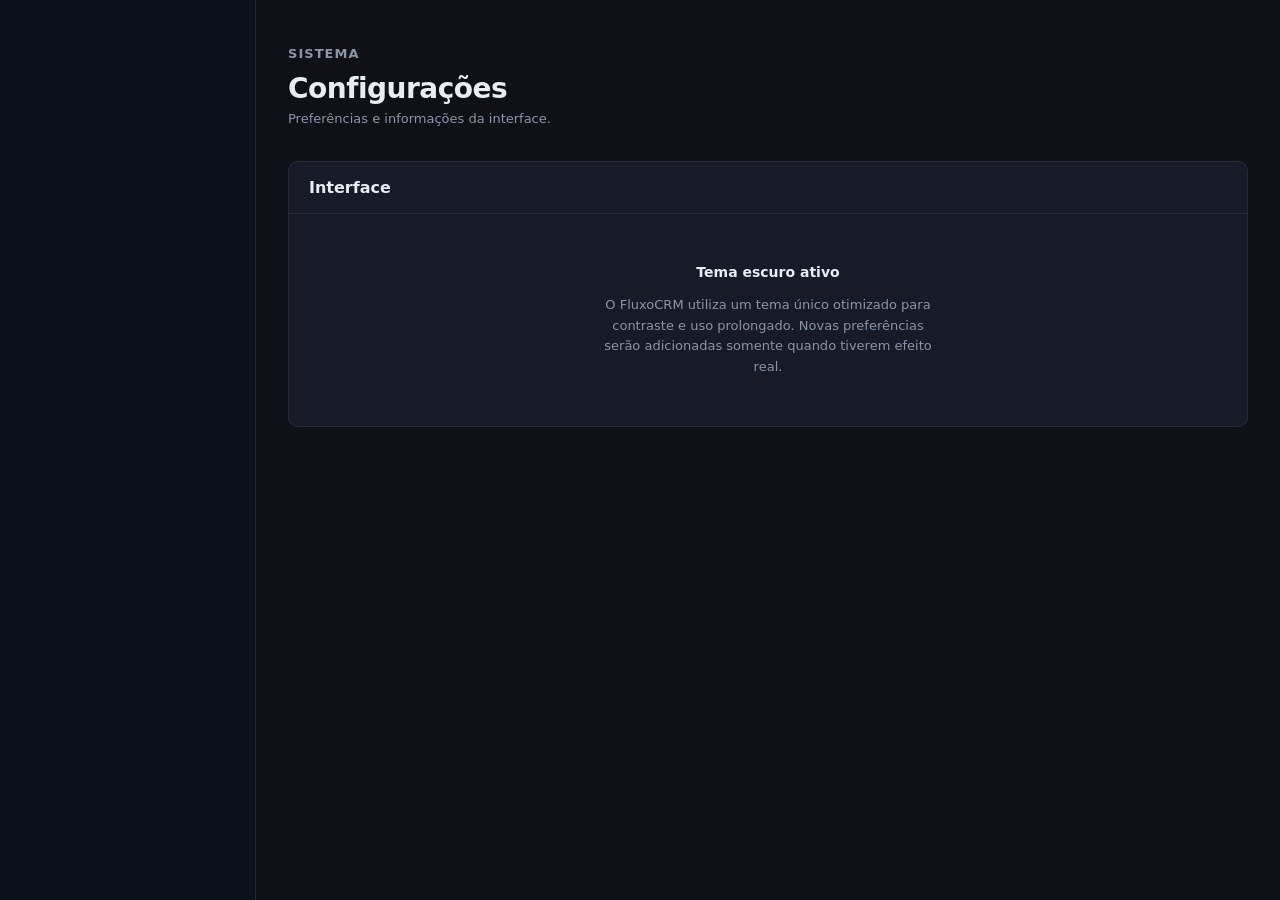
<file: configuracoes.html>
<!DOCTYPE html><html lang="pt-BR"><head><meta charset="UTF-8"><meta name="viewport" content="width=device-width,initial-scale=1"><title>Configurações | FluxoCRM</title><link rel="stylesheet" href="css/style.css"></head><body data-page="configuracoes"><div class="app-layout"><aside class="sidebar"></aside><main class="main-content"><header class="page-header"><div><p class="eyebrow">Sistema</p><h1>Configurações</h1><p>Preferências e informações da interface.</p></div></header><section class="panel"><div class="panel-header"><h2>Interface</h2></div><div class="empty-state"><strong>Tema escuro ativo</strong><p>O FluxoCRM utiliza um tema único otimizado para contraste e uso prolongado. Novas preferências serão adicionadas somente quando tiverem efeito real.</p></div></section></main></div><script src="js/core/namespace.js"></script><script src="js/modulos/menu.js"></script><script src="js/app.js"></script></body></html>
</file>
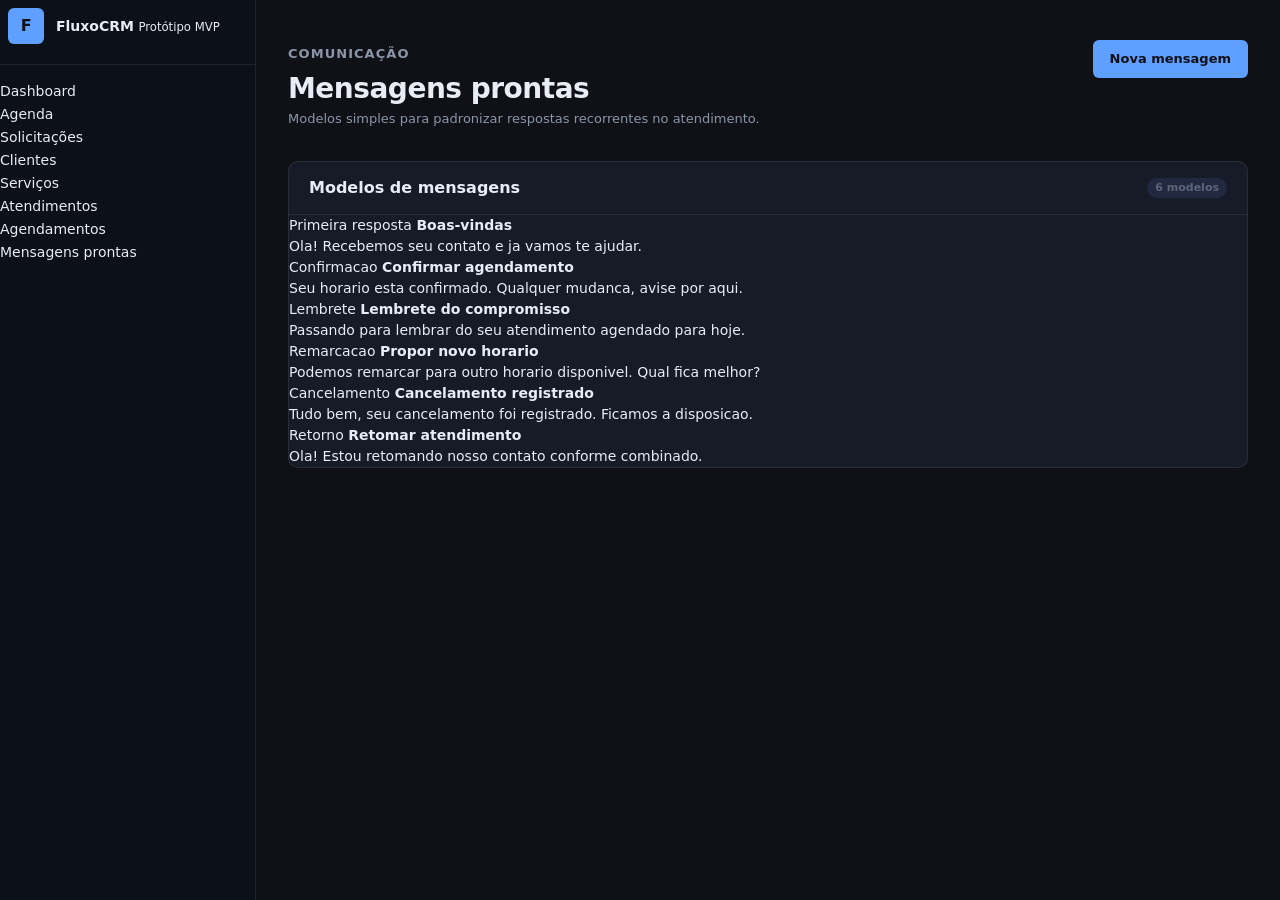
<file: mensagens.html>
<!DOCTYPE html>
<html lang="pt-BR">
<head>
  <meta charset="UTF-8">
  <meta name="viewport" content="width=device-width, initial-scale=1.0">
  <title>Mensagens prontas | FluxoCRM</title>
  <link rel="stylesheet" href="css/style.css">
</head>
<body data-page="mensagens">
  <div class="app-layout">
    <aside class="sidebar">
      <div class="brand">
        <span class="brand-mark">F</span>
        <div>
          <strong>FluxoCRM</strong>
          <small>Protótipo MVP</small>
        </div>
      </div>

      <button class="menu-toggle" type="button" aria-label="Abrir menu">Menu</button>

      <nav class="main-nav" aria-label="Navegação principal">
        <a href="index.html">Dashboard</a>
        <a href="agenda.html">Agenda</a>
        <a href="solicitacoes.html">Solicitações</a>
        <a href="clientes.html">Clientes</a>
        <a href="servicos.html">Serviços</a>
        <a href="atendimentos.html">Atendimentos</a>
        <a href="agendamentos.html">Agendamentos</a>
        <a class="active" href="mensagens.html">Mensagens prontas</a>
      </nav>
    </aside>

    <main class="main-content">
      <header class="page-header">
        <div>
          <p class="eyebrow">Comunicação</p>
          <h1>Mensagens prontas</h1>
          <p>Modelos simples para padronizar respostas recorrentes no atendimento.</p>
        </div>
        <button class="primary-button" type="button">Nova mensagem</button>
      </header>

      <section class="panel">
        <div class="panel-header">
          <h2>Modelos de mensagens</h2>
          <span class="panel-count" id="messagesCount">0 modelos</span>
        </div>
        <div class="message-grid" id="messagesList"></div>
      </section>
    </main>
  </div>

  <script src="js/core/namespace.js"></script>
  <script src="js/core/storage.js"></script>
  <script src="js/compartilhado/utilitarios.js"></script>
  <script src="js/compartilhado/status.js"></script>
  <script src="js/modelos/cliente.js"></script>
  <script src="js/modelos/servico.js"></script>
  <script src="js/modelos/solicitacao.js"></script>
  <script src="js/modelos/agendamento.js"></script>
  <script src="js/dados/dados-simulados.js"></script>
  <script src="js/repositories/criarColecaoRepository.js"></script>
  <script src="js/repositories/clientesRepository.js"></script>
  <script src="js/repositories/servicosRepository.js"></script>
  <script src="js/repositories/solicitacoesRepository.js"></script>
  <script src="js/repositories/agendamentosRepository.js"></script>
  <script src="js/modulos/menu.js"></script>
  <script src="js/modulos/clientes.js"></script>
  <script src="js/modulos/dashboard.js"></script>
  <script src="js/modulos/atendimentos.js"></script>
  <script src="js/modulos/agendamentos.js"></script>
  <script src="js/modulos/mensagens.js"></script>
  <script src="js/app.js"></script>
</body>
</html>
</file>
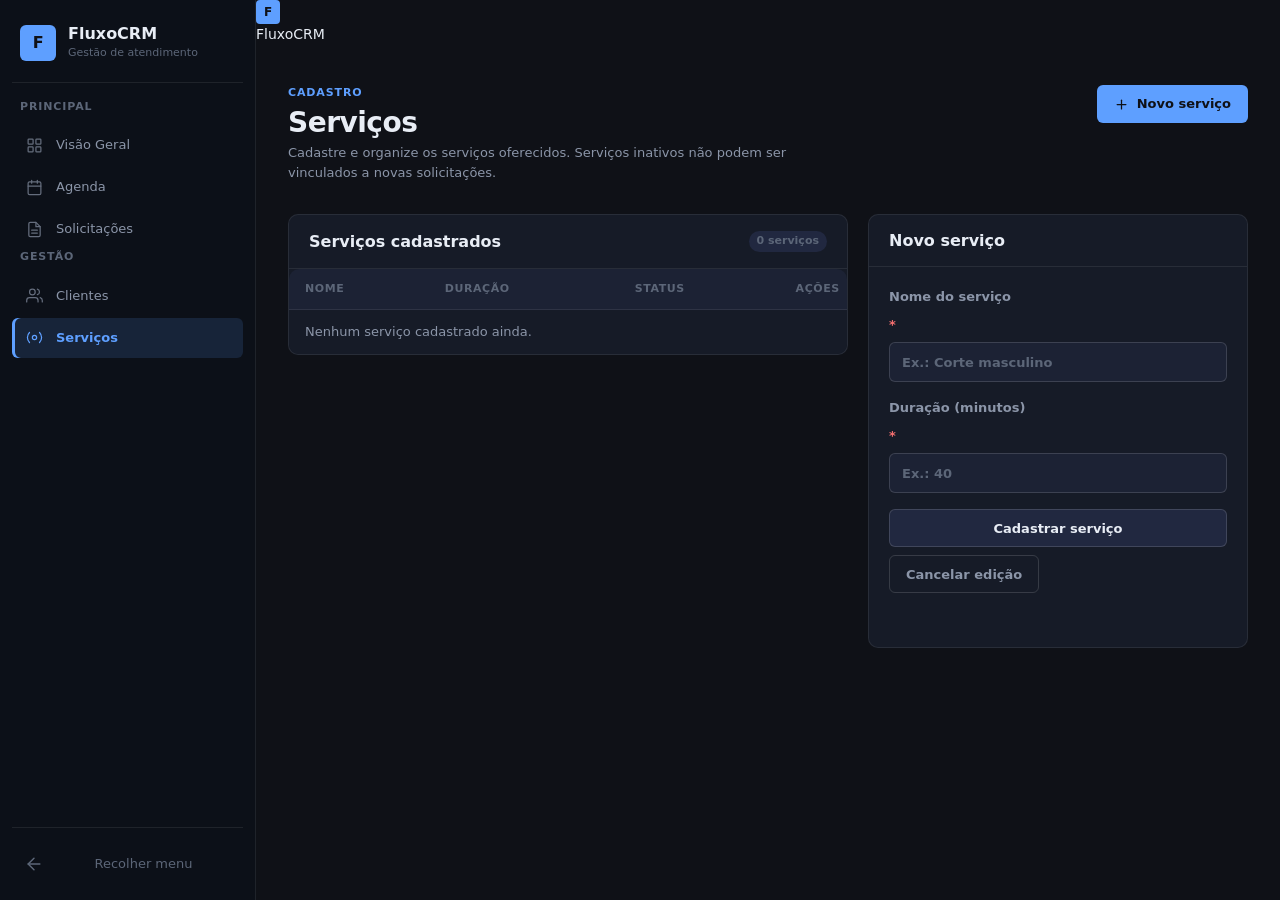
<file: servicos.html>
<!DOCTYPE html>
<html lang="pt-BR">
<head>
  <meta charset="UTF-8">
  <meta name="viewport" content="width=device-width, initial-scale=1.0">
  <meta name="description" content="FluxoCRM — Cadastro e gerenciamento de serviços oferecidos.">
  <title>Serviços | FluxoCRM</title>
  <link rel="stylesheet" href="css/style.css">
</head>
<body data-page="servicos">

  <div class="mobile-overlay" id="mobile-overlay" aria-hidden="true"></div>

  <div class="app-layout" id="app-layout">

    <!-- ── Sidebar ── -->
    <aside class="sidebar" id="sidebar" aria-label="Menu principal">
      <div class="sidebar-inner">
        <div class="brand">
          <span class="brand-mark" aria-hidden="true">F</span>
          <div class="brand-text">
            <span class="brand-name">FluxoCRM</span>
            <span class="brand-tagline">Gestão de atendimento</span>
          </div>
        </div>

        <nav class="main-nav" aria-label="Navegação principal">
          <span class="nav-group-label">Principal</span>
          <a class="nav-item" id="nav-item-dashboard" href="index.html">
            <span class="nav-item-icon" aria-hidden="true"><svg viewBox="0 0 24 24"><rect x="3" y="3" width="7" height="7" rx="1"/><rect x="14" y="3" width="7" height="7" rx="1"/><rect x="14" y="14" width="7" height="7" rx="1"/><rect x="3" y="14" width="7" height="7" rx="1"/></svg></span>
            <span class="nav-item-label">Visão Geral</span>
          </a>
          <a class="nav-item" id="nav-item-agenda" href="agenda.html">
            <span class="nav-item-icon" aria-hidden="true"><svg viewBox="0 0 24 24"><rect x="3" y="4" width="18" height="18" rx="2"/><line x1="16" y1="2" x2="16" y2="6"/><line x1="8" y1="2" x2="8" y2="6"/><line x1="3" y1="10" x2="21" y2="10"/></svg></span>
            <span class="nav-item-label">Agenda</span>
          </a>
          <a class="nav-item" id="nav-item-solicitacoes" href="solicitacoes.html">
            <span class="nav-item-icon" aria-hidden="true"><svg viewBox="0 0 24 24"><path d="M14 2H6a2 2 0 0 0-2 2v16a2 2 0 0 0 2 2h12a2 2 0 0 0 2-2V8z"/><polyline points="14 2 14 8 20 8"/><line x1="16" y1="13" x2="8" y2="13"/><line x1="16" y1="17" x2="8" y2="17"/></svg></span>
            <span class="nav-item-label">Solicitações</span>
          </a>
        </nav>

        <nav class="main-nav" aria-label="Gestão">
          <span class="nav-group-label">Gestão</span>
          <a class="nav-item" id="nav-item-clientes" href="clientes.html">
            <span class="nav-item-icon" aria-hidden="true"><svg viewBox="0 0 24 24"><path d="M17 21v-2a4 4 0 0 0-4-4H5a4 4 0 0 0-4 4v2"/><circle cx="9" cy="7" r="4"/><path d="M23 21v-2a4 4 0 0 0-3-3.87"/><path d="M16 3.13a4 4 0 0 1 0 7.75"/></svg></span>
            <span class="nav-item-label">Clientes</span>
          </a>
          <a class="nav-item active" id="nav-item-servicos" href="servicos.html" aria-current="page">
            <span class="nav-item-icon" aria-hidden="true"><svg viewBox="0 0 24 24"><circle cx="12" cy="12" r="3"/><path d="M19.07 4.93a10 10 0 0 1 0 14.14M4.93 4.93a10 10 0 0 0 0 14.14"/></svg></span>
            <span class="nav-item-label">Serviços</span>
          </a>
        </nav>

        <div class="sidebar-footer">
          <button class="sidebar-collapse-btn" id="sidebar-collapse-btn" type="button" aria-expanded="true" aria-label="Recolher menu lateral">
            <svg viewBox="0 0 24 24" aria-hidden="true"><line x1="5" y1="12" x2="19" y2="12"/><polyline points="12 5 5 12 12 19"/></svg>
            <span class="nav-item-label">Recolher menu</span>
          </button>
        </div>
      </div>
    </aside>

    <!-- ── Conteúdo ── -->
    <div style="min-width:0; display:flex; flex-direction:column;">
      <div class="mobile-topbar" role="banner">
        <button class="menu-toggle" id="mobile-menu-toggle" type="button" aria-expanded="false" aria-controls="sidebar" aria-label="Abrir menu de navegação">
          <svg viewBox="0 0 24 24" aria-hidden="true"><line x1="3" y1="6" x2="21" y2="6"/><line x1="3" y1="12" x2="21" y2="12"/><line x1="3" y1="18" x2="21" y2="18"/></svg>
        </button>
        <span class="topbar-brand">
          <span aria-hidden="true" style="width:24px;height:24px;background:var(--color-primary);border-radius:4px;display:grid;place-items:center;color:#0f1117;font-weight:800;font-size:12px;">F</span>
          FluxoCRM
        </span>
      </div>

      <main class="main-content" id="main-content" tabindex="-1">

        <header class="page-header">
          <div class="page-header-info">
            <span class="page-eyebrow">Cadastro</span>
            <h1>Serviços</h1>
            <p class="page-header-desc">Cadastre e organize os serviços oferecidos. Serviços inativos não podem ser vinculados a novas solicitações.</p>
          </div>
          <div class="page-header-actions">
            <button class="btn btn-primary" id="novo-servico" type="button">
              <svg aria-hidden="true" viewBox="0 0 24 24"><line x1="12" y1="5" x2="12" y2="19"/><line x1="5" y1="12" x2="19" y2="12"/></svg>
              Novo serviço
            </button>
          </div>
        </header>

        <div class="content-grid two-columns reverse-mobile">

          <!-- Listagem -->
          <article class="panel">
            <div class="panel-header">
              <h2>Serviços cadastrados</h2>
              <span class="panel-count" id="servicos-contador">0 serviços</span>
            </div>
            <div class="responsive-table panel-body-flush">
              <table aria-label="Lista de serviços cadastrados">
                <thead>
                  <tr>
                    <th scope="col">Nome</th>
                    <th scope="col">Duração</th>
                    <th scope="col">Status</th>
                    <th scope="col">Ações</th>
                  </tr>
                </thead>
                <tbody id="servicos-lista"></tbody>
              </table>
            </div>
          </article>

          <!-- Formulário -->
          <article class="panel form-panel">
            <div class="panel-header">
              <h2 id="servico-form-titulo">Novo serviço</h2>
            </div>
            <div class="panel-body">
              <form class="simple-form" id="form-servico" novalidate aria-label="Formulário de serviço">

                <label>
                  Nome do serviço <span aria-hidden="true" style="color:var(--color-danger)">*</span>
                  <input id="nome-servico" type="text" placeholder="Ex.: Corte masculino"
                         required aria-required="true" minlength="3">
                </label>

                <label>
                  Duração (minutos) <span aria-hidden="true" style="color:var(--color-danger)">*</span>
                  <input id="duracao-servico" type="number" placeholder="Ex.: 40"
                         required aria-required="true" min="5" max="1440" step="1" inputmode="numeric">
                </label>

                <div class="form-actions">
                  <button class="secondary-button" id="salvar-servico" type="submit">Cadastrar serviço</button>
                  <button class="text-button" id="cancelar-edicao" type="button" hidden>Cancelar edição</button>
                </div>
                <p class="form-feedback" id="servicos-feedback" aria-live="polite" role="status"></p>
              </form>
            </div>
          </article>

        </div>

      </main>
    </div>
  </div>

  <script src="js/core/namespace.js"></script>
  <script src="js/core/storage.js"></script>
  <script src="js/compartilhado/utilitarios.js"></script>
  <script src="js/compartilhado/status.js"></script>
  <script src="js/modelos/servico.js"></script>
  <script src="js/repositories/criarColecaoRepository.js"></script>
  <script src="js/repositories/servicosRepository.js"></script>
  <script src="js/modulos/menu.js"></script>
  <script src="js/modulos/servicos.js"></script>
  <script src="js/app.js"></script>
</body>
</html>
</file>
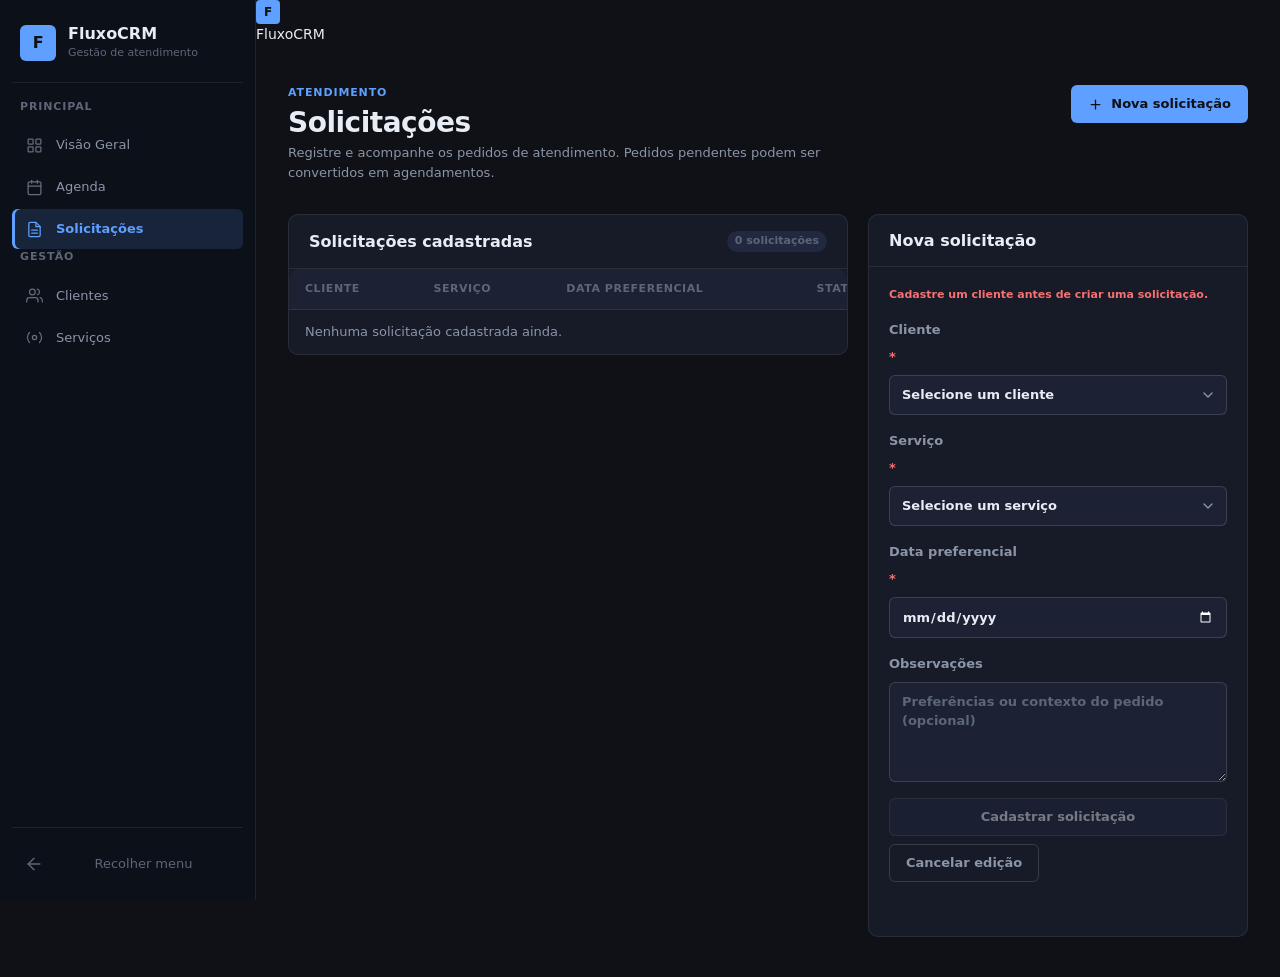
<file: solicitacoes.html>
<!DOCTYPE html>
<html lang="pt-BR">
<head>
  <meta charset="UTF-8">
  <meta name="viewport" content="width=device-width, initial-scale=1.0">
  <meta name="description" content="FluxoCRM — Solicitações de atendimento: registre, acompanhe e converta em agendamentos.">
  <title>Solicitações | FluxoCRM</title>
  <link rel="stylesheet" href="css/style.css">
</head>
<body data-page="solicitacoes">

  <div class="mobile-overlay" id="mobile-overlay" aria-hidden="true"></div>

  <div class="app-layout" id="app-layout">

    <!-- ── Sidebar ── -->
    <aside class="sidebar" id="sidebar" aria-label="Menu principal">
      <div class="sidebar-inner">
        <div class="brand">
          <span class="brand-mark" aria-hidden="true">F</span>
          <div class="brand-text">
            <span class="brand-name">FluxoCRM</span>
            <span class="brand-tagline">Gestão de atendimento</span>
          </div>
        </div>

        <nav class="main-nav" aria-label="Navegação principal">
          <span class="nav-group-label">Principal</span>
          <a class="nav-item" id="nav-item-dashboard" href="index.html">
            <span class="nav-item-icon" aria-hidden="true"><svg viewBox="0 0 24 24"><rect x="3" y="3" width="7" height="7" rx="1"/><rect x="14" y="3" width="7" height="7" rx="1"/><rect x="14" y="14" width="7" height="7" rx="1"/><rect x="3" y="14" width="7" height="7" rx="1"/></svg></span>
            <span class="nav-item-label">Visão Geral</span>
          </a>
          <a class="nav-item" id="nav-item-agenda" href="agenda.html">
            <span class="nav-item-icon" aria-hidden="true"><svg viewBox="0 0 24 24"><rect x="3" y="4" width="18" height="18" rx="2"/><line x1="16" y1="2" x2="16" y2="6"/><line x1="8" y1="2" x2="8" y2="6"/><line x1="3" y1="10" x2="21" y2="10"/></svg></span>
            <span class="nav-item-label">Agenda</span>
          </a>
          <a class="nav-item active" id="nav-item-solicitacoes" href="solicitacoes.html" aria-current="page">
            <span class="nav-item-icon" aria-hidden="true"><svg viewBox="0 0 24 24"><path d="M14 2H6a2 2 0 0 0-2 2v16a2 2 0 0 0 2 2h12a2 2 0 0 0 2-2V8z"/><polyline points="14 2 14 8 20 8"/><line x1="16" y1="13" x2="8" y2="13"/><line x1="16" y1="17" x2="8" y2="17"/></svg></span>
            <span class="nav-item-label">Solicitações</span>
          </a>
        </nav>

        <nav class="main-nav" aria-label="Gestão">
          <span class="nav-group-label">Gestão</span>
          <a class="nav-item" id="nav-item-clientes" href="clientes.html">
            <span class="nav-item-icon" aria-hidden="true"><svg viewBox="0 0 24 24"><path d="M17 21v-2a4 4 0 0 0-4-4H5a4 4 0 0 0-4 4v2"/><circle cx="9" cy="7" r="4"/><path d="M23 21v-2a4 4 0 0 0-3-3.87"/><path d="M16 3.13a4 4 0 0 1 0 7.75"/></svg></span>
            <span class="nav-item-label">Clientes</span>
          </a>
          <a class="nav-item" id="nav-item-servicos" href="servicos.html">
            <span class="nav-item-icon" aria-hidden="true"><svg viewBox="0 0 24 24"><circle cx="12" cy="12" r="3"/><path d="M19.07 4.93a10 10 0 0 1 0 14.14M4.93 4.93a10 10 0 0 0 0 14.14"/></svg></span>
            <span class="nav-item-label">Serviços</span>
          </a>
        </nav>

        <div class="sidebar-footer">
          <button class="sidebar-collapse-btn" id="sidebar-collapse-btn" type="button" aria-expanded="true" aria-label="Recolher menu lateral">
            <svg viewBox="0 0 24 24" aria-hidden="true"><line x1="5" y1="12" x2="19" y2="12"/><polyline points="12 5 5 12 12 19"/></svg>
            <span class="nav-item-label">Recolher menu</span>
          </button>
        </div>
      </div>
    </aside>

    <!-- ── Conteúdo ── -->
    <div style="min-width:0; display:flex; flex-direction:column;">
      <div class="mobile-topbar" role="banner">
        <button class="menu-toggle" id="mobile-menu-toggle" type="button" aria-expanded="false" aria-controls="sidebar" aria-label="Abrir menu de navegação">
          <svg viewBox="0 0 24 24" aria-hidden="true"><line x1="3" y1="6" x2="21" y2="6"/><line x1="3" y1="12" x2="21" y2="12"/><line x1="3" y1="18" x2="21" y2="18"/></svg>
        </button>
        <span class="topbar-brand">
          <span aria-hidden="true" style="width:24px;height:24px;background:var(--color-primary);border-radius:4px;display:grid;place-items:center;color:#0f1117;font-weight:800;font-size:12px;">F</span>
          FluxoCRM
        </span>
      </div>

      <main class="main-content" id="main-content" tabindex="-1">

        <header class="page-header">
          <div class="page-header-info">
            <span class="page-eyebrow">Atendimento</span>
            <h1>Solicitações</h1>
            <p class="page-header-desc">Registre e acompanhe os pedidos de atendimento. Pedidos pendentes podem ser convertidos em agendamentos.</p>
          </div>
          <div class="page-header-actions">
            <button class="btn btn-primary" id="nova-solicitacao" type="button">
              <svg aria-hidden="true" viewBox="0 0 24 24"><line x1="12" y1="5" x2="12" y2="19"/><line x1="5" y1="12" x2="19" y2="12"/></svg>
              Nova solicitação
            </button>
          </div>
        </header>

        <!-- Listagem + formulário lado a lado -->
        <div class="content-grid two-columns reverse-mobile">

          <!-- Listagem -->
          <article class="panel">
            <div class="panel-header">
              <h2>Solicitações cadastradas</h2>
              <span class="panel-count" id="solicitacoes-contador">0 solicitações</span>
            </div>
            <div class="responsive-table panel-body-flush">
              <table class="wide-table" aria-label="Lista de solicitações">
                <thead>
                  <tr>
                    <th scope="col">Cliente</th>
                    <th scope="col">Serviço</th>
                    <th scope="col">Data preferencial</th>
                    <th scope="col">Status</th>
                    <th scope="col">Criação</th>
                    <th scope="col">Ações</th>
                  </tr>
                </thead>
                <tbody id="solicitacoes-lista"></tbody>
              </table>
            </div>
          </article>

          <!-- Formulário -->
          <article class="panel form-panel">
            <div class="panel-header">
              <h2 id="solicitacao-form-titulo">Nova solicitação</h2>
            </div>
            <div class="panel-body">
              <form class="simple-form" id="form-solicitacao" novalidate aria-label="Formulário de solicitação">
                <p class="form-notice" id="solicitacoes-pre-requisitos" aria-live="polite"></p>

                <label>
                  Cliente <span aria-hidden="true" style="color:var(--color-danger)">*</span>
                  <select id="cliente-solicitacao" required aria-required="true" aria-describedby="solicitacoes-feedback"></select>
                </label>

                <label>
                  Serviço <span aria-hidden="true" style="color:var(--color-danger)">*</span>
                  <select id="servico-solicitacao" required aria-required="true"></select>
                </label>

                <label>
                  Data preferencial <span aria-hidden="true" style="color:var(--color-danger)">*</span>
                  <input id="data-preferencial" type="date" required aria-required="true">
                </label>

                <label>
                  Observações
                  <textarea id="observacoes-solicitacao" rows="4" maxlength="500"
                    placeholder="Preferências ou contexto do pedido (opcional)"></textarea>
                </label>

                <div class="form-actions">
                  <button class="secondary-button" id="salvar-solicitacao" type="submit">Cadastrar solicitação</button>
                  <button class="text-button" id="cancelar-edicao-solicitacao" type="button" hidden>Cancelar edição</button>
                </div>
                <p class="form-feedback" id="solicitacoes-feedback" aria-live="polite" role="status"></p>
              </form>
            </div>
          </article>

        </div>

        <!-- Painel de conversão -->
        <section class="panel conversion-panel" id="painel-conversao" hidden aria-label="Converter solicitação em agendamento">
          <div class="panel-header">
            <h2>Converter em agendamento</h2>
            <button class="action-button" id="fechar-conversao" type="button" aria-label="Fechar painel de conversão">Fechar</button>
          </div>
          <div class="panel-body">
            <p id="conversao-contexto" style="color:var(--color-text-muted);font-size:var(--text-sm);margin-bottom:var(--space-4);"></p>
            <form class="simple-form conversion-form" id="form-conversao" novalidate aria-label="Formulário de conversão para agendamento">
              <label>
                Data <span aria-hidden="true" style="color:var(--color-danger)">*</span>
                <input id="data-agendamento" type="date" required aria-required="true">
              </label>
              <label>
                Horário <span aria-hidden="true" style="color:var(--color-danger)">*</span>
                <input id="horario-agendamento" type="time" required aria-required="true">
              </label>
              <button class="secondary-button" type="submit">Criar agendamento</button>
              <p class="form-feedback" id="conversao-feedback" aria-live="assertive" role="alert"></p>
            </form>
          </div>
        </section>

      </main>
    </div>
  </div>

  <script src="js/core/namespace.js"></script>
  <script src="js/core/storage.js"></script>
  <script src="js/compartilhado/utilitarios.js"></script>
  <script src="js/compartilhado/status.js"></script>
  <script src="js/compartilhado/datas.js"></script>
  <script src="js/modelos/cliente.js"></script>
  <script src="js/modelos/servico.js"></script>
  <script src="js/modelos/solicitacao.js"></script>
  <script src="js/modelos/agendamento.js"></script>
  <script src="js/dados/dados-simulados.js"></script>
  <script src="js/repositories/criarColecaoRepository.js"></script>
  <script src="js/repositories/clientesRepository.js"></script>
  <script src="js/repositories/servicosRepository.js"></script>
  <script src="js/repositories/solicitacoesRepository.js"></script>
  <script src="js/repositories/agendamentosRepository.js"></script>
  <script src="js/modulos/menu.js"></script>
  <script src="js/modulos/solicitacoes.js"></script>
  <script src="js/app.js"></script>
</body>
</html>
</file>
<file: css/style.css>
/* =========================================================
   FluxoCRM — Design System v2 (Etapa 10)
   Tema escuro moderno para produto SaaS de atendimento.
   
   1. Tokens e base
   2. Layout global (app-shell)
   3. Sidebar
   4. Menu mobile
   5. Cabeçalho de página
   6. Metric cards
   7. Panels e painéis
   8. Botões
   9. Formulários
   10. Tabelas e listas
   11. Status badges
   12. Dashboard — componentes específicos
   13. Agenda — calendário semanal
   14. Agenda — calendário mensal
   15. Agenda — visualização lista
   16. Estados vazios
   17. Alertas
   18. Gráficos
   19. Ações rápidas
   20. Responsividade
   21. Acessibilidade e movimento reduzido
   ========================================================= */

/* 1. Tokens e base ---------------------------------------- */
:root {
  /* Superfícies (dark system) */
  --color-bg:               #0f1117;
  --color-surface:          #161b27;
  --color-surface-subtle:   #1c2234;
  --color-surface-elevated: #212840;
  --color-surface-hover:    #263050;
  --color-surface-selected: #2a3558;

  /* Bordas */
  --color-border:           rgba(255, 255, 255, 0.08);
  --color-border-strong:    rgba(255, 255, 255, 0.14);
  --color-border-focus:     rgba(94, 163, 255, 0.55);

  /* Textos */
  --color-text:             #e8edf5;
  --color-text-muted:       #8b95a8;
  --color-text-subtle:      #5c6678;
  --color-text-inverse:     #0f1117;

  /* Primária (azul-índigo) */
  --color-primary:          #5e9fff;
  --color-primary-hover:    #7db4ff;
  --color-primary-soft:     rgba(94, 159, 255, 0.12);
  --color-primary-border:   rgba(94, 159, 255, 0.3);

  /* Status */
  --color-success:          #4ade80;
  --color-success-soft:     rgba(74, 222, 128, 0.12);
  --color-success-border:   rgba(74, 222, 128, 0.3);
  --color-warning:          #fbbf24;
  --color-warning-soft:     rgba(251, 191, 36, 0.12);
  --color-warning-border:   rgba(251, 191, 36, 0.3);
  --color-danger:           #f87171;
  --color-danger-soft:      rgba(248, 113, 113, 0.12);
  --color-danger-border:    rgba(248, 113, 113, 0.3);
  --color-info:             #67e8f9;
  --color-info-soft:        rgba(103, 232, 249, 0.12);
  --color-info-border:      rgba(103, 232, 249, 0.3);
  --color-neutral:          rgba(255, 255, 255, 0.25);

  /* Sidebar */
  --sidebar-bg:             #0c1018;
  --sidebar-width:          256px;
  --sidebar-collapsed-width: 72px;
  --sidebar-item-active-bg: rgba(94, 159, 255, 0.14);
  --sidebar-item-active-border: #5e9fff;
  --sidebar-item-hover-bg:  rgba(255, 255, 255, 0.05);

  /* Tipografia */
  --font-sans: -apple-system, "Segoe UI", system-ui, Helvetica, Arial, sans-serif;
  --font-mono: "Cascadia Code", "Fira Code", "Courier New", monospace;

  --text-xs:   11px;
  --text-sm:   13px;
  --text-base: 14px;
  --text-md:   16px;
  --text-lg:   18px;
  --text-xl:   22px;
  --text-2xl:  28px;
  --text-3xl:  36px;

  --weight-normal:  400;
  --weight-medium:  500;
  --weight-semibold: 600;
  --weight-bold:    700;

  /* Espaçamento */
  --space-1:  4px;
  --space-2:  8px;
  --space-3:  12px;
  --space-4:  16px;
  --space-5:  20px;
  --space-6:  24px;
  --space-7:  32px;
  --space-8:  40px;
  --space-10: 48px;

  /* Bordas e sombras */
  --radius-sm: 6px;
  --radius-md: 10px;
  --radius-lg: 14px;
  --radius-xl: 20px;

  --shadow-sm:  0 1px 3px rgba(0,0,0,0.4);
  --shadow-md:  0 4px 16px rgba(0,0,0,0.35);
  --shadow-lg:  0 8px 32px rgba(0,0,0,0.45);

  /* Transições */
  --transition-fast: 120ms ease;
  --transition-base: 180ms ease;
}

/* Reset e base -------------------------------------------- */
*, *::before, *::after {
  box-sizing: border-box;
}

html {
  min-width: 0;
  scroll-behavior: smooth;
}

body {
  min-width: 0;
  margin: 0;
  overflow-x: hidden;
  background: var(--color-bg);
  color: var(--color-text);
  font-family: var(--font-sans);
  font-size: var(--text-base);
  line-height: 1.5;
  -webkit-font-smoothing: antialiased;
  -moz-osx-font-smoothing: grayscale;
}

a {
  color: inherit;
  text-decoration: none;
}

button, input, select, textarea {
  font: inherit;
}

button {
  -webkit-tap-highlight-color: transparent;
}

h1, h2, h3, h4 {
  margin: 0;
  line-height: 1.2;
}

p {
  margin: 0;
}

/* 2. Layout global ---------------------------------------- */
.app-layout {
  display: grid;
  grid-template-columns: var(--sidebar-width) minmax(0, 1fr);
  min-height: 100vh;
  transition: grid-template-columns var(--transition-base);
}

.app-layout.sidebar-collapsed {
  grid-template-columns: var(--sidebar-collapsed-width) minmax(0, 1fr);
}

.main-content {
  min-width: 0;
  padding: var(--space-8) var(--space-7);
  max-width: 1280px;
}

.content-grid {
  display: grid;
  gap: var(--space-5);
}

.two-columns {
  grid-template-columns: minmax(0, 1fr) minmax(300px, 380px);
  align-items: start;
}

.three-columns {
  grid-template-columns: repeat(3, minmax(0, 1fr));
  align-items: start;
}

/* 3. Sidebar ---------------------------------------------- */
.sidebar {
  position: sticky;
  top: 0;
  height: 100vh;
  width: var(--sidebar-width);
  display: flex;
  flex-direction: column;
  background: var(--sidebar-bg);
  border-right: 1px solid var(--color-border);
  overflow: hidden;
  transition: width var(--transition-base);
  z-index: 100;
}

.sidebar-collapsed .sidebar {
  width: var(--sidebar-collapsed-width);
}

.sidebar-inner {
  display: flex;
  flex-direction: column;
  height: 100%;
  overflow-y: auto;
  overflow-x: hidden;
  padding: var(--space-4) var(--space-3);
  scrollbar-width: none;
}

.sidebar-inner::-webkit-scrollbar {
  display: none;
}

/* Marca */
.brand {
  display: flex;
  align-items: center;
  gap: var(--space-3);
  padding: var(--space-2) var(--space-2) var(--space-5);
  border-bottom: 1px solid var(--color-border);
  margin-bottom: var(--space-4);
  min-width: 0;
  overflow: hidden;
  white-space: nowrap;
}

.brand-mark {
  flex: 0 0 36px;
  display: grid;
  place-items: center;
  width: 36px;
  height: 36px;
  border-radius: var(--radius-sm);
  background: var(--color-primary);
  color: var(--color-text-inverse);
  font-size: var(--text-md);
  font-weight: var(--weight-bold);
  letter-spacing: -0.5px;
}

.brand-text {
  min-width: 0;
  overflow: hidden;
}

.brand-name {
  display: block;
  color: var(--color-text);
  font-size: var(--text-md);
  font-weight: var(--weight-bold);
  line-height: 1.2;
  overflow: hidden;
  text-overflow: ellipsis;
  white-space: nowrap;
}

.brand-tagline {
  display: block;
  margin-top: 2px;
  color: var(--color-text-subtle);
  font-size: var(--text-xs);
  overflow: hidden;
  text-overflow: ellipsis;
  white-space: nowrap;
}

/* Grupos de navegação */
.nav-group {
  margin-bottom: var(--space-5);
}

.nav-group-label {
  display: block;
  padding: 0 var(--space-2) var(--space-2);
  color: var(--color-text-subtle);
  font-size: var(--text-xs);
  font-weight: var(--weight-bold);
  letter-spacing: 0.08em;
  text-transform: uppercase;
  overflow: hidden;
  white-space: nowrap;
}

.main-nav {
  display: grid;
  gap: 2px;
}

.nav-item {
  position: relative;
  display: flex;
  align-items: center;
  gap: var(--space-3);
  min-height: 40px;
  padding: 0 var(--space-3);
  border-radius: var(--radius-sm);
  color: var(--color-text-muted);
  font-size: var(--text-sm);
  font-weight: var(--weight-medium);
  cursor: pointer;
  transition: background var(--transition-fast), color var(--transition-fast);
  white-space: nowrap;
  overflow: hidden;
}

.nav-item:hover {
  background: var(--sidebar-item-hover-bg);
  color: var(--color-text);
}

.nav-item.active {
  background: var(--sidebar-item-active-bg);
  color: var(--color-primary);
  font-weight: var(--weight-semibold);
  box-shadow: inset 3px 0 0 var(--sidebar-item-active-border);
}

.nav-item-icon {
  flex: 0 0 20px;
  display: flex;
  align-items: center;
  justify-content: center;
  width: 20px;
  height: 20px;
  opacity: 0.7;
}

.nav-item.active .nav-item-icon {
  opacity: 1;
}

.nav-item:hover .nav-item-icon {
  opacity: 1;
}

.nav-item-icon svg {
  width: 17px;
  height: 17px;
  fill: none;
  stroke: currentColor;
  stroke-width: 1.75;
  stroke-linecap: round;
  stroke-linejoin: round;
}

.nav-item-label {
  flex: 1;
  min-width: 0;
  overflow: hidden;
  text-overflow: ellipsis;
}

/* Separador */
.sidebar-divider {
  height: 1px;
  background: var(--color-border);
  margin: var(--space-2) var(--space-2) var(--space-4);
}

/* Área inferior da sidebar */
.sidebar-footer {
  margin-top: auto;
  padding-top: var(--space-4);
  border-top: 1px solid var(--color-border);
}

/* Botão colapsar sidebar */
.sidebar-collapse-btn {
  display: flex;
  align-items: center;
  gap: var(--space-3);
  width: 100%;
  min-height: 40px;
  padding: 0 var(--space-3);
  border: none;
  border-radius: var(--radius-sm);
  background: transparent;
  color: var(--color-text-subtle);
  font-size: var(--text-sm);
  font-weight: var(--weight-medium);
  cursor: pointer;
  transition: background var(--transition-fast), color var(--transition-fast);
  white-space: nowrap;
  overflow: hidden;
}

.sidebar-collapse-btn:hover {
  background: var(--sidebar-item-hover-bg);
  color: var(--color-text-muted);
}

.sidebar-collapse-btn svg {
  flex: 0 0 20px;
  width: 20px;
  height: 20px;
  fill: none;
  stroke: currentColor;
  stroke-width: 1.75;
  stroke-linecap: round;
  stroke-linejoin: round;
  transition: transform var(--transition-base);
}

.sidebar-collapsed .sidebar-collapse-btn svg {
  transform: rotate(180deg);
}

/* Tooltip na sidebar colapsada */
.nav-item[data-tooltip] {
  position: relative;
}

.sidebar-collapsed .nav-item-label,
.sidebar-collapsed .nav-group-label,
.sidebar-collapsed .brand-text,
.sidebar-collapsed .sidebar-collapse-btn .nav-item-label {
  display: none;
}

/* 4. Menu mobile ------------------------------------------ */
.menu-toggle {
  display: none;
}

.mobile-overlay {
  display: none;
  position: fixed;
  inset: 0;
  background: rgba(0, 0, 0, 0.6);
  z-index: 199;
  backdrop-filter: blur(2px);
}

.mobile-overlay.open {
  display: block;
}

@media (max-width: 860px) {
  .app-layout {
    display: block;
  }

  .sidebar {
    position: fixed;
    top: 0;
    left: 0;
    height: 100vh;
    transform: translateX(-100%);
    transition: transform var(--transition-base);
    z-index: 200;
  }

  .sidebar.mobile-open {
    transform: translateX(0);
  }

  .mobile-topbar {
    display: flex;
    align-items: center;
    gap: var(--space-3);
    position: sticky;
    top: 0;
    z-index: 100;
    padding: var(--space-3) var(--space-4);
    background: var(--sidebar-bg);
    border-bottom: 1px solid var(--color-border);
  }

  .menu-toggle {
    display: flex;
    align-items: center;
    justify-content: center;
    width: 40px;
    height: 40px;
    border: 1px solid var(--color-border-strong);
    border-radius: var(--radius-sm);
    background: transparent;
    color: var(--color-text-muted);
    cursor: pointer;
    transition: background var(--transition-fast), color var(--transition-fast);
  }

  .menu-toggle:hover {
    background: var(--sidebar-item-hover-bg);
    color: var(--color-text);
  }

  .menu-toggle svg {
    width: 20px;
    height: 20px;
    fill: none;
    stroke: currentColor;
    stroke-width: 2;
    stroke-linecap: round;
  }

  .topbar-brand {
    display: flex;
    align-items: center;
    gap: var(--space-2);
    color: var(--color-text);
    font-weight: var(--weight-bold);
  }

  .main-content {
    padding: var(--space-6) var(--space-4);
  }
}

/* 5. Cabeçalho de página ---------------------------------- */
.page-header {
  display: flex;
  align-items: flex-start;
  justify-content: space-between;
  gap: var(--space-4);
  margin-bottom: var(--space-7);
}

.page-header-info {
  min-width: 0;
}

.page-eyebrow {
  display: block;
  margin-bottom: var(--space-1);
  color: var(--color-primary);
  font-size: var(--text-xs);
  font-weight: var(--weight-bold);
  letter-spacing: 0.08em;
  text-transform: uppercase;
}

.page-header h1 {
  font-size: var(--text-2xl);
  font-weight: var(--weight-bold);
  color: var(--color-text);
  letter-spacing: -0.5px;
}

.page-header-desc {
  margin-top: var(--space-1);
  color: var(--color-text-muted);
  font-size: var(--text-sm);
  max-width: 560px;
}

.page-header-actions {
  display: flex;
  align-items: center;
  gap: var(--space-2);
  flex-wrap: wrap;
  flex: 0 0 auto;
}

/* Data no dashboard */
.page-date {
  font-size: var(--text-xs);
  color: var(--color-text-subtle);
  font-weight: var(--weight-medium);
}

/* Saudação */
.page-greeting {
  display: block;
  margin-bottom: var(--space-1);
  color: var(--color-text-muted);
  font-size: var(--text-sm);
}

/* 6. Metric cards ----------------------------------------- */
.metric-grid {
  display: grid;
  grid-template-columns: repeat(4, minmax(0, 1fr));
  gap: var(--space-4);
  margin-bottom: var(--space-6);
}

.metric-card {
  position: relative;
  padding: var(--space-5);
  border: 1px solid var(--color-border);
  border-radius: var(--radius-md);
  background: var(--color-surface);
  overflow: hidden;
  transition: border-color var(--transition-fast), background var(--transition-fast);
}

.metric-card::before {
  content: "";
  position: absolute;
  top: 0;
  left: 0;
  right: 0;
  height: 2px;
  background: var(--metric-accent, var(--color-primary));
  border-radius: var(--radius-md) var(--radius-md) 0 0;
}

.metric-card:hover {
  border-color: var(--color-border-strong);
  background: var(--color-surface-subtle);
}

.metric-card-header {
  display: flex;
  align-items: center;
  justify-content: space-between;
  margin-bottom: var(--space-3);
}

.metric-card-label {
  color: var(--color-text-muted);
  font-size: var(--text-xs);
  font-weight: var(--weight-bold);
  letter-spacing: 0.04em;
  text-transform: uppercase;
}

.metric-card-icon {
  display: grid;
  place-items: center;
  width: 32px;
  height: 32px;
  border-radius: var(--radius-sm);
  background: var(--metric-icon-bg, var(--color-primary-soft));
  color: var(--metric-accent, var(--color-primary));
}

.metric-card-icon svg {
  width: 16px;
  height: 16px;
  fill: none;
  stroke: currentColor;
  stroke-width: 2;
  stroke-linecap: round;
  stroke-linejoin: round;
}

.metric-card-value {
  display: block;
  color: var(--color-text);
  font-size: var(--text-3xl);
  font-weight: var(--weight-bold);
  letter-spacing: -1px;
  line-height: 1;
  margin-bottom: var(--space-1);
}

.metric-card-sub {
  display: block;
  color: var(--color-text-subtle);
  font-size: var(--text-xs);
  font-weight: var(--weight-medium);
}

.metric-card-link {
  display: inline-flex;
  align-items: center;
  gap: 4px;
  margin-top: var(--space-3);
  color: var(--metric-accent, var(--color-primary));
  font-size: var(--text-xs);
  font-weight: var(--weight-semibold);
  transition: opacity var(--transition-fast);
}

.metric-card-link:hover {
  opacity: 0.75;
}

/* Variantes de cor */
.metric-primary  { --metric-accent: var(--color-primary);  --metric-icon-bg: var(--color-primary-soft); }
.metric-success  { --metric-accent: var(--color-success);  --metric-icon-bg: var(--color-success-soft); }
.metric-warning  { --metric-accent: var(--color-warning);  --metric-icon-bg: var(--color-warning-soft); }
.metric-info     { --metric-accent: var(--color-info);     --metric-icon-bg: var(--color-info-soft);    }
.metric-danger   { --metric-accent: var(--color-danger);   --metric-icon-bg: var(--color-danger-soft);  }

/* 7. Panels e painéis ------------------------------------ */
.panel {
  border: 1px solid var(--color-border);
  border-radius: var(--radius-md);
  background: var(--color-surface);
  overflow: hidden;
}

.panel-header {
  display: flex;
  align-items: center;
  justify-content: space-between;
  gap: var(--space-3);
  padding: var(--space-4) var(--space-5);
  border-bottom: 1px solid var(--color-border);
}

.panel-header h2 {
  font-size: var(--text-md);
  font-weight: var(--weight-semibold);
  color: var(--color-text);
}

.panel-count {
  color: var(--color-text-subtle);
  font-size: var(--text-xs);
  font-weight: var(--weight-bold);
  background: var(--color-surface-elevated);
  padding: 2px var(--space-2);
  border-radius: 999px;
}

.panel-body {
  padding: var(--space-5);
}

.panel-body-flush {
  padding: 0;
}

.panel-footer {
  padding: var(--space-3) var(--space-5);
  border-top: 1px solid var(--color-border);
  background: var(--color-surface-subtle);
}

/* 8. Botões ----------------------------------------------- */
.btn {
  display: inline-flex;
  align-items: center;
  justify-content: center;
  gap: var(--space-2);
  min-height: 38px;
  padding: 0 var(--space-4);
  border: 1px solid transparent;
  border-radius: var(--radius-sm);
  cursor: pointer;
  font-size: var(--text-sm);
  font-weight: var(--weight-semibold);
  transition: background var(--transition-fast), border-color var(--transition-fast), color var(--transition-fast), opacity var(--transition-fast);
  white-space: nowrap;
}

.btn:disabled {
  opacity: 0.45;
  cursor: not-allowed;
}

.btn svg {
  width: 15px;
  height: 15px;
  fill: none;
  stroke: currentColor;
  stroke-width: 2;
  stroke-linecap: round;
  stroke-linejoin: round;
  flex-shrink: 0;
}

/* Primário */
.btn-primary {
  background: var(--color-primary);
  color: var(--color-text-inverse);
  border-color: transparent;
  font-weight: var(--weight-bold);
}

.btn-primary:hover:not(:disabled) {
  background: var(--color-primary-hover);
}

/* Secundário */
.btn-secondary {
  background: var(--color-surface-elevated);
  color: var(--color-text);
  border-color: var(--color-border-strong);
}

.btn-secondary:hover:not(:disabled) {
  background: var(--color-surface-hover);
  border-color: rgba(255, 255, 255, 0.2);
}

/* Ghost */
.btn-ghost {
  background: transparent;
  color: var(--color-text-muted);
  border-color: var(--color-border-strong);
}

.btn-ghost:hover:not(:disabled) {
  background: var(--sidebar-item-hover-bg);
  color: var(--color-text);
}

/* Destrutivo */
.btn-danger {
  background: var(--color-danger-soft);
  color: var(--color-danger);
  border-color: var(--color-danger-border);
}

.btn-danger:hover:not(:disabled) {
  background: rgba(248, 113, 113, 0.2);
}

/* Tamanhos */
.btn-sm {
  min-height: 30px;
  padding: 0 var(--space-3);
  font-size: var(--text-xs);
  border-radius: var(--radius-sm);
}

.btn-lg {
  min-height: 46px;
  padding: 0 var(--space-6);
  font-size: var(--text-md);
}

/* Foco */
.btn:focus-visible,
.nav-item:focus-visible {
  outline: 2px solid var(--color-border-focus);
  outline-offset: 2px;
}

/* Legado (para manter compatibilidade com módulos existentes) */
.primary-button {
  display: inline-flex;
  align-items: center;
  justify-content: center;
  min-height: 38px;
  padding: 0 var(--space-4);
  border: 1px solid transparent;
  border-radius: var(--radius-sm);
  background: var(--color-primary);
  color: var(--color-text-inverse);
  cursor: pointer;
  font-size: var(--text-sm);
  font-weight: var(--weight-bold);
  transition: background var(--transition-fast);
}

.primary-button:hover:not(:disabled) {
  background: var(--color-primary-hover);
}

.primary-button:disabled {
  opacity: 0.45;
  cursor: not-allowed;
}

.secondary-button {
  display: inline-flex;
  align-items: center;
  justify-content: center;
  width: 100%;
  min-height: 38px;
  padding: 0 var(--space-4);
  border: 1px solid var(--color-border-strong);
  border-radius: var(--radius-sm);
  background: var(--color-surface-elevated);
  color: var(--color-text);
  cursor: pointer;
  font-size: var(--text-sm);
  font-weight: var(--weight-semibold);
  transition: background var(--transition-fast);
}

.secondary-button:hover:not(:disabled) {
  background: var(--color-surface-hover);
}

.secondary-button:disabled {
  opacity: 0.45;
  cursor: not-allowed;
}

.text-button {
  display: inline-flex;
  align-items: center;
  justify-content: center;
  min-height: 38px;
  padding: 0 var(--space-4);
  border: 1px solid var(--color-border-strong);
  border-radius: var(--radius-sm);
  background: transparent;
  color: var(--color-text-muted);
  cursor: pointer;
  font-size: var(--text-sm);
  font-weight: var(--weight-semibold);
  transition: background var(--transition-fast);
}

.text-button:hover:not(:disabled) {
  background: var(--sidebar-item-hover-bg);
}

.action-button {
  display: inline-flex;
  align-items: center;
  justify-content: center;
  gap: 4px;
  min-height: 30px;
  padding: 0 var(--space-3);
  border: 1px solid var(--color-border-strong);
  border-radius: var(--radius-sm);
  background: var(--color-surface-elevated);
  color: var(--color-text-muted);
  cursor: pointer;
  font-size: var(--text-xs);
  font-weight: var(--weight-semibold);
  transition: background var(--transition-fast), color var(--transition-fast);
}

.action-button:hover:not(:disabled) {
  background: var(--color-surface-hover);
  color: var(--color-text);
}

.action-button.is-active {
  background: var(--color-primary-soft);
  border-color: var(--color-primary-border);
  color: var(--color-primary);
}

.primary-button:focus-visible,
.secondary-button:focus-visible,
.text-button:focus-visible,
.action-button:focus-visible,
.menu-toggle:focus-visible {
  outline: 2px solid var(--color-border-focus);
  outline-offset: 2px;
}

.form-actions,
.table-actions {
  display: flex;
  flex-wrap: wrap;
  gap: var(--space-2);
}

.form-actions .secondary-button {
  flex: 1 1 190px;
}

/* 9. Formulários ------------------------------------------ */
.simple-form {
  display: grid;
  gap: var(--space-4);
}

.simple-form label {
  display: grid;
  gap: var(--space-2);
  color: var(--color-text-muted);
  font-size: var(--text-sm);
  font-weight: var(--weight-semibold);
}

.simple-form input,
.simple-form select,
.simple-form textarea {
  width: 100%;
  min-height: 40px;
  padding: 9px var(--space-3);
  border: 1px solid var(--color-border-strong);
  border-radius: var(--radius-sm);
  background: var(--color-surface-subtle);
  color: var(--color-text);
  font-size: var(--text-sm);
  transition: border-color var(--transition-fast), background var(--transition-fast);
}

.simple-form input:focus,
.simple-form select:focus,
.simple-form textarea:focus {
  outline: 2px solid var(--color-border-focus);
  outline-offset: -1px;
  border-color: var(--color-primary);
  background: var(--color-surface);
}

.simple-form select {
  appearance: none;
  background-image: url("data:image/svg+xml,%3Csvg xmlns='http://www.w3.org/2000/svg' width='16' height='16' viewBox='0 0 24 24' fill='none' stroke='%238b95a8' stroke-width='2' stroke-linecap='round' stroke-linejoin='round'%3E%3Cpath d='M6 9l6 6 6-6'/%3E%3C/svg%3E");
  background-repeat: no-repeat;
  background-position: right 10px center;
  padding-right: 32px;
}

.simple-form textarea {
  min-height: 100px;
  resize: vertical;
}

.simple-form input::placeholder,
.simple-form textarea::placeholder {
  color: var(--color-text-subtle);
}

/* Campos de data e hora — tema escuro */
.simple-form input[type="date"],
.simple-form input[type="time"] {
  color-scheme: dark;
}

.form-feedback {
  min-height: 18px;
  margin: 0;
  color: var(--color-text-muted);
  font-size: var(--text-xs);
  font-weight: var(--weight-semibold);
}

.form-feedback[data-status="sucesso"] {
  color: var(--color-success);
}

.form-feedback[data-status="erro"] {
  color: var(--color-danger);
}

.form-notice {
  margin: 0;
  color: var(--color-text-muted);
  font-size: var(--text-xs);
  font-weight: var(--weight-semibold);
}

.form-notice:empty {
  display: none;
}

.form-notice[data-status="erro"] {
  color: var(--color-danger);
}

/* 10. Tabelas e listas ------------------------------------ */
.responsive-table {
  width: 100%;
  overflow-x: auto;
  border-radius: var(--radius-md);
  background: var(--color-surface);
}

table {
  width: 100%;
  min-width: 640px;
  border-collapse: collapse;
}

.wide-table {
  min-width: 880px;
}

th, td {
  padding: var(--space-3) var(--space-4);
  border-bottom: 1px solid var(--color-border);
  text-align: left;
  vertical-align: middle;
}

th {
  background: var(--color-surface-subtle);
  color: var(--color-text-subtle);
  font-size: var(--text-xs);
  font-weight: var(--weight-bold);
  letter-spacing: 0.05em;
  text-transform: uppercase;
}

td {
  color: var(--color-text-muted);
  font-size: var(--text-sm);
}

tbody tr:last-child td {
  border-bottom: 0;
}

tbody tr:hover td {
  background: var(--color-surface-subtle);
}

/* Listas simples */
.simple-list {
  display: grid;
  gap: var(--space-2);
}

.list-item {
  padding: var(--space-3) var(--space-4);
  border: 1px solid var(--color-border);
  border-radius: var(--radius-sm);
  background: var(--color-surface-subtle);
  transition: background var(--transition-fast), border-color var(--transition-fast);
}

.list-item:hover {
  background: var(--color-surface-elevated);
  border-color: var(--color-border-strong);
}

.list-item strong {
  display: block;
  color: var(--color-text);
  font-size: var(--text-sm);
  font-weight: var(--weight-semibold);
  margin-bottom: var(--space-1);
}

.item-meta {
  display: flex;
  flex-wrap: wrap;
  gap: var(--space-1) var(--space-3);
  margin-top: var(--space-2);
  color: var(--color-text-subtle);
  font-size: var(--text-xs);
}

/* Item card (two-column) */
.item-card {
  display: grid;
  grid-template-columns: minmax(0, 1fr) auto;
  gap: var(--space-4);
  align-items: start;
  padding: var(--space-4);
  border: 1px solid var(--color-border);
  border-radius: var(--radius-sm);
  background: var(--color-surface-subtle);
}

/* 11. Status badges --------------------------------------- */
.status {
  display: inline-flex;
  align-items: center;
  gap: 5px;
  padding: 3px var(--space-2);
  border: 1px solid transparent;
  border-radius: 999px;
  font-size: var(--text-xs);
  font-weight: var(--weight-bold);
  line-height: 1.2;
  white-space: nowrap;
}

.status::before {
  content: "";
  display: block;
  width: 5px;
  height: 5px;
  border-radius: 50%;
  background: currentColor;
  flex-shrink: 0;
}

.status-agendado, .status-ativo, .status-concluido {
  background: var(--color-success-soft);
  border-color: var(--color-success-border);
  color: var(--color-success);
}

.status-pendente, .status-aguardando, .status-novo {
  background: var(--color-warning-soft);
  border-color: var(--color-warning-border);
  color: var(--color-warning);
}

.status-cancelado, .status-perdido {
  background: var(--color-danger-soft);
  border-color: var(--color-danger-border);
  color: var(--color-danger);
}

.status-em-atendimento, .status-retorno {
  background: var(--color-info-soft);
  border-color: var(--color-info-border);
  color: var(--color-info);
}

.status-inativo {
  background: rgba(255, 255, 255, 0.05);
  border-color: var(--color-border-strong);
  color: var(--color-text-subtle);
}

/* 12. Dashboard — componentes específicos ----------------- */

/* Agenda do dia (painel central) */
.today-panel {
  display: grid;
  gap: var(--space-2);
}

.today-item {
  display: grid;
  grid-template-columns: 64px minmax(0, 1fr) auto;
  align-items: center;
  gap: var(--space-3);
  padding: var(--space-3) var(--space-4);
  border: 1px solid var(--color-border);
  border-radius: var(--radius-sm);
  background: var(--color-surface-subtle);
  transition: background var(--transition-fast), border-color var(--transition-fast);
}

.today-item:hover {
  background: var(--color-surface-elevated);
  border-color: var(--color-border-strong);
}

.today-item-time {
  color: var(--color-primary);
  font-size: var(--text-sm);
  font-weight: var(--weight-bold);
  font-variant-numeric: tabular-nums;
}

.today-item-info {
  min-width: 0;
}

.today-item-client {
  display: block;
  color: var(--color-text);
  font-size: var(--text-sm);
  font-weight: var(--weight-semibold);
  overflow: hidden;
  text-overflow: ellipsis;
  white-space: nowrap;
}

.today-item-service {
  display: block;
  margin-top: 2px;
  color: var(--color-text-muted);
  font-size: var(--text-xs);
  overflow: hidden;
  text-overflow: ellipsis;
  white-space: nowrap;
}

/* Próximo compromisso */
.next-appointment-card {
  padding: var(--space-5);
  background: var(--color-surface-subtle);
  border: 1px solid var(--color-border);
  border-radius: var(--radius-md);
}

.next-appointment-when {
  display: inline-flex;
  align-items: center;
  gap: 5px;
  padding: 3px var(--space-2);
  border-radius: 999px;
  background: var(--color-primary-soft);
  border: 1px solid var(--color-primary-border);
  color: var(--color-primary);
  font-size: var(--text-xs);
  font-weight: var(--weight-bold);
  margin-bottom: var(--space-3);
}

.next-appointment-client {
  font-size: var(--text-lg);
  font-weight: var(--weight-bold);
  color: var(--color-text);
  margin-bottom: 2px;
}

.next-appointment-service {
  color: var(--color-text-muted);
  font-size: var(--text-sm);
  margin-bottom: var(--space-3);
}

.next-appointment-datetime {
  display: flex;
  align-items: center;
  gap: var(--space-3);
  color: var(--color-text-subtle);
  font-size: var(--text-xs);
}

.next-appointment-datetime span {
  display: flex;
  align-items: center;
  gap: 4px;
}

/* Ações rápidas */
.quick-actions {
  display: grid;
  gap: var(--space-2);
}

.quick-action-btn {
  display: flex;
  align-items: center;
  gap: var(--space-3);
  padding: var(--space-3) var(--space-4);
  border: 1px solid var(--color-border);
  border-radius: var(--radius-sm);
  background: var(--color-surface-subtle);
  color: var(--color-text-muted);
  cursor: pointer;
  font-size: var(--text-sm);
  font-weight: var(--weight-medium);
  transition: background var(--transition-fast), border-color var(--transition-fast), color var(--transition-fast);
  text-align: left;
}

.quick-action-btn:hover {
  background: var(--color-surface-elevated);
  border-color: var(--color-border-strong);
  color: var(--color-text);
}

.quick-action-btn svg {
  flex: 0 0 16px;
  width: 16px;
  height: 16px;
  fill: none;
  stroke: currentColor;
  stroke-width: 2;
  stroke-linecap: round;
  stroke-linejoin: round;
  opacity: 0.7;
}

.quick-action-btn:hover svg {
  opacity: 1;
}

/* Alertas inteligentes */
.alert-strip {
  display: grid;
  gap: var(--space-2);
  margin-bottom: var(--space-5);
}

.alert-item {
  display: flex;
  align-items: flex-start;
  gap: var(--space-3);
  padding: var(--space-3) var(--space-4);
  border: 1px solid var(--color-warning-border);
  border-radius: var(--radius-sm);
  background: var(--color-warning-soft);
  color: var(--color-warning);
  font-size: var(--text-xs);
  font-weight: var(--weight-medium);
}

.alert-item svg {
  flex: 0 0 15px;
  width: 15px;
  height: 15px;
  margin-top: 1px;
  fill: none;
  stroke: currentColor;
  stroke-width: 2;
  stroke-linecap: round;
}

.alert-item-danger {
  border-color: var(--color-danger-border);
  background: var(--color-danger-soft);
  color: var(--color-danger);
}

/* Seção de solicitações pendentes no dashboard */
.pending-list {
  display: grid;
  gap: var(--space-2);
}

.pending-item {
  display: grid;
  grid-template-columns: minmax(0, 1fr) auto;
  gap: var(--space-3);
  align-items: center;
  padding: var(--space-3) var(--space-4);
  border: 1px solid var(--color-border);
  border-radius: var(--radius-sm);
  background: var(--color-surface-subtle);
  transition: background var(--transition-fast);
}

.pending-item:hover {
  background: var(--color-surface-elevated);
}

.pending-item-client {
  display: block;
  color: var(--color-text);
  font-size: var(--text-sm);
  font-weight: var(--weight-semibold);
  overflow: hidden;
  text-overflow: ellipsis;
  white-space: nowrap;
}

.pending-item-service {
  display: block;
  color: var(--color-text-muted);
  font-size: var(--text-xs);
  margin-top: 1px;
  overflow: hidden;
  text-overflow: ellipsis;
  white-space: nowrap;
}

.pending-item-date {
  color: var(--color-text-subtle);
  font-size: var(--text-xs);
  white-space: nowrap;
}

/* 13. Agenda — calendário semanal ------------------------ */
.agenda-panel {
  overflow: visible;
}

.agenda-view-switcher {
  display: flex;
  gap: var(--space-1);
  margin-bottom: var(--space-4);
}

.agenda-toolbar {
  display: flex;
  align-items: center;
  justify-content: space-between;
  gap: var(--space-4);
  padding-bottom: var(--space-4);
  border-bottom: 1px solid var(--color-border);
  margin-bottom: var(--space-5);
}

.agenda-toolbar-left {
  min-width: 0;
}

.agenda-label {
  display: block;
  color: var(--color-text-subtle);
  font-size: var(--text-xs);
  font-weight: var(--weight-bold);
  letter-spacing: 0.06em;
  text-transform: uppercase;
  margin-bottom: 2px;
}

.agenda-toolbar h2,
.agenda-intervalo {
  margin: 0;
  color: var(--color-text);
  font-size: var(--text-lg);
  font-weight: var(--weight-semibold);
}

.agenda-controls {
  display: flex;
  flex-wrap: wrap;
  align-items: center;
  gap: var(--space-2);
}

.agenda-week {
  display: grid;
  grid-template-columns: repeat(7, minmax(0, 1fr));
  gap: var(--space-2);
}

.agenda-day {
  min-width: 0;
  border: 1px solid var(--color-border);
  border-radius: var(--radius-sm);
  background: var(--color-surface-subtle);
  overflow: hidden;
  transition: border-color var(--transition-fast);
}

.agenda-day.is-today {
  border-color: var(--color-primary);
  box-shadow: 0 0 0 1px var(--color-primary-border) inset, 0 2px 0 var(--color-primary) inset;
}

.agenda-day-header {
  display: grid;
  gap: 2px;
  padding: var(--space-2) var(--space-3);
  border-bottom: 1px solid var(--color-border);
  background: var(--color-surface-elevated);
}

.agenda-day.is-today .agenda-day-header {
  background: var(--color-primary-soft);
}

.agenda-day-header strong {
  color: var(--color-text-muted);
  font-size: var(--text-xs);
  font-weight: var(--weight-bold);
  overflow-wrap: anywhere;
  text-transform: uppercase;
  letter-spacing: 0.04em;
}

.agenda-day.is-today .agenda-day-header strong {
  color: var(--color-primary);
}

.agenda-day-header span {
  color: var(--color-text-subtle);
  font-size: var(--text-xs);
}

.agenda-events {
  display: grid;
  gap: var(--space-2);
  padding: var(--space-2);
}

.agenda-event {
  position: relative;
  display: grid;
  gap: 4px;
  min-width: 0;
  padding: var(--space-2) var(--space-3);
  border: 1px solid var(--color-border);
  border-radius: var(--radius-sm);
  background: var(--color-surface);
  box-shadow: var(--shadow-sm);
  transition: background var(--transition-fast), border-color var(--transition-fast);
}

.agenda-event:hover {
  background: var(--color-surface-elevated);
  border-color: var(--color-border-strong);
}

.agenda-time {
  color: var(--color-primary);
  font-size: var(--text-sm);
  font-weight: var(--weight-bold);
  font-variant-numeric: tabular-nums;
}

.agenda-client {
  color: var(--color-text);
  font-size: var(--text-xs);
  font-weight: var(--weight-semibold);
  overflow-wrap: anywhere;
}

.agenda-service {
  color: var(--color-text-muted);
  font-size: var(--text-xs);
  overflow-wrap: anywhere;
}

.agenda-inactive-service {
  color: var(--color-danger);
  font-size: var(--text-xs);
  font-weight: var(--weight-semibold);
}

.agenda-day-empty {
  color: var(--color-text-subtle);
  font-size: var(--text-xs);
  padding: var(--space-2);
  margin: 0;
}

.agenda-empty-week {
  color: var(--color-text-muted);
  font-size: var(--text-sm);
  font-weight: var(--weight-medium);
  padding: var(--space-4) 0;
  margin: 0;
}

/* Detalhes */
.agenda-details {
  margin-top: var(--space-5);
}

.details-grid {
  display: grid;
  grid-template-columns: max-content minmax(0, 1fr);
  gap: var(--space-2) var(--space-4);
  margin: 0;
}

.details-grid dt {
  color: var(--color-text-subtle);
  font-size: var(--text-xs);
  font-weight: var(--weight-bold);
  text-transform: uppercase;
  letter-spacing: 0.04em;
}

.details-grid dd {
  margin: 0;
  color: var(--color-text);
  font-size: var(--text-sm);
  overflow-wrap: anywhere;
}

.action-link {
  display: inline-flex;
  align-items: center;
  gap: 4px;
  color: var(--color-primary);
  font-size: var(--text-sm);
  font-weight: var(--weight-semibold);
}

.action-link:hover {
  text-decoration: underline;
}

/* Painel de conversão */
.conversion-panel {
  margin-top: var(--space-5);
}

.conversion-panel > p {
  color: var(--color-text-muted);
  font-size: var(--text-sm);
  margin-bottom: var(--space-4);
}

.conversion-form {
  grid-template-columns: repeat(2, minmax(0, 1fr));
}

.conversion-form .secondary-button,
.conversion-form .form-feedback {
  grid-column: 1 / -1;
}

/* 14. Agenda — calendário mensal ------------------------- */
.agenda-month-weekdays,
.agenda-month-grid {
  display: grid;
  grid-template-columns: repeat(7, minmax(0, 1fr));
}

.agenda-month-weekdays {
  border: 1px solid var(--color-border);
  border-bottom: 0;
  border-radius: var(--radius-sm) var(--radius-sm) 0 0;
  overflow: hidden;
}

.agenda-month-weekdays > span {
  padding: var(--space-2);
  background: var(--color-surface-elevated);
  color: var(--color-text-subtle);
  font-size: var(--text-xs);
  font-weight: var(--weight-bold);
  text-align: center;
  text-transform: uppercase;
  letter-spacing: 0.04em;
}

.weekday-short {
  display: none;
}

.agenda-month-grid {
  border-top: 1px solid var(--color-border);
  border-left: 1px solid var(--color-border);
  border-radius: 0 0 var(--radius-sm) var(--radius-sm);
  overflow: hidden;
}

.agenda-month-day {
  display: grid;
  align-content: start;
  gap: var(--space-1);
  min-width: 0;
  min-height: 112px;
  padding: var(--space-2);
  border: 0;
  border-right: 1px solid var(--color-border);
  border-bottom: 1px solid var(--color-border);
  background: var(--color-surface);
  color: var(--color-text);
  cursor: pointer;
  text-align: left;
  transition: background var(--transition-fast);
}

.agenda-month-day:hover {
  background: var(--color-surface-subtle);
}

.agenda-month-day.is-outside {
  background: var(--color-surface-subtle);
  color: var(--color-text-subtle);
  opacity: 0.55;
}

.agenda-month-day.is-today {
  background: var(--color-primary-soft);
  border-bottom: 1px solid var(--color-primary-border);
}

.agenda-month-day.is-today .agenda-month-number {
  color: var(--color-primary);
}

.agenda-month-day.is-selected {
  outline: 2px solid var(--color-primary);
  outline-offset: -2px;
  background: var(--color-surface-elevated);
}

.agenda-month-day.is-selected .agenda-month-number::after {
  content: "Selecionado";
  position: absolute;
  width: 1px;
  height: 1px;
  overflow: hidden;
  clip: rect(0 0 0 0);
}

.agenda-month-number {
  font-size: var(--text-xs);
  font-weight: var(--weight-bold);
  color: var(--color-text-muted);
}

.agenda-month-summaries {
  display: grid;
  gap: 2px;
  min-width: 0;
}

.agenda-month-summary,
.agenda-month-more {
  display: block;
  min-width: 0;
  overflow: hidden;
  font-size: var(--text-xs);
  text-overflow: ellipsis;
  white-space: nowrap;
}

.agenda-month-summary {
  padding: 2px 5px;
  border-radius: 3px;
  background: var(--color-primary-soft);
  border: 1px solid var(--color-primary-border);
  color: var(--color-primary);
}

.agenda-month-more {
  color: var(--color-text-subtle);
  font-weight: var(--weight-bold);
}

.agenda-month-count {
  display: none;
}

.agenda-selected-day {
  margin-top: var(--space-5);
  padding-top: var(--space-4);
  border-top: 1px solid var(--color-border);
}

.agenda-selected-day h3 {
  margin: 0 0 var(--space-4);
  font-size: var(--text-md);
  font-weight: var(--weight-semibold);
  color: var(--color-text);
}

.agenda-selected-events {
  display: grid;
  grid-template-columns: repeat(3, minmax(0, 1fr));
  gap: var(--space-3);
}

/* 15. Agenda — visualização lista ------------------------ */
.agenda-list-view {
  display: grid;
  gap: 0;
}

.agenda-list-filters {
  display: flex;
  flex-wrap: wrap;
  align-items: center;
  gap: var(--space-2);
  padding: var(--space-3) var(--space-5);
  border-bottom: 1px solid var(--color-border);
  background: var(--color-surface-subtle);
}

.agenda-list-filters label {
  display: flex;
  align-items: center;
  gap: var(--space-2);
  color: var(--color-text-muted);
  font-size: var(--text-xs);
  font-weight: var(--weight-semibold);
}

.agenda-list-filters input,
.agenda-list-filters select {
  min-height: 30px;
  padding: 4px var(--space-2);
  border: 1px solid var(--color-border-strong);
  border-radius: var(--radius-sm);
  background: var(--color-surface-elevated);
  color: var(--color-text);
  font-size: var(--text-xs);
}

.agenda-list-filters input:focus,
.agenda-list-filters select:focus {
  outline: 2px solid var(--color-border-focus);
  outline-offset: -1px;
}

.agenda-list-table-wrap {
  overflow-x: auto;
}

.agenda-list-empty {
  padding: var(--space-8) var(--space-6);
  text-align: center;
  color: var(--color-text-subtle);
  font-size: var(--text-sm);
}

/* 16. Estados vazios -------------------------------------- */
.empty-state {
  display: flex;
  flex-direction: column;
  align-items: center;
  justify-content: center;
  gap: var(--space-3);
  padding: var(--space-10) var(--space-6);
  text-align: center;
}

.empty-state-icon {
  display: grid;
  place-items: center;
  width: 52px;
  height: 52px;
  border-radius: var(--radius-md);
  background: var(--color-surface-elevated);
  color: var(--color-text-subtle);
  margin-bottom: var(--space-2);
}

.empty-state-icon svg {
  width: 26px;
  height: 26px;
  fill: none;
  stroke: currentColor;
  stroke-width: 1.75;
  stroke-linecap: round;
  stroke-linejoin: round;
}

.empty-state h3 {
  color: var(--color-text);
  font-size: var(--text-md);
  font-weight: var(--weight-semibold);
  margin: 0;
}

.empty-state p {
  color: var(--color-text-muted);
  font-size: var(--text-sm);
  max-width: 340px;
  line-height: 1.6;
}

.empty-state-actions {
  display: flex;
  flex-wrap: wrap;
  justify-content: center;
  gap: var(--space-2);
  margin-top: var(--space-2);
}

/* 17. Alertas -------------------------------------------- */
.form-notice[data-status="erro"] {
  color: var(--color-danger);
}

/* 18. Gráficos ------------------------------------------- */
.chart-container {
  position: relative;
  width: 100%;
  overflow: hidden;
}

.chart-legend {
  display: flex;
  flex-wrap: wrap;
  gap: var(--space-3) var(--space-5);
  margin-top: var(--space-4);
}

.chart-legend-item {
  display: flex;
  align-items: center;
  gap: var(--space-2);
  color: var(--color-text-muted);
  font-size: var(--text-xs);
  font-weight: var(--weight-medium);
}

.chart-legend-dot {
  width: 8px;
  height: 8px;
  border-radius: 50%;
  flex-shrink: 0;
}

.chart-alt-table {
  margin-top: var(--space-4);
  padding-top: var(--space-3);
  border-top: 1px solid var(--color-border);
}

.chart-alt-table caption {
  text-align: left;
  color: var(--color-text-subtle);
  font-size: var(--text-xs);
  font-weight: var(--weight-bold);
  margin-bottom: var(--space-2);
  caption-side: top;
}

.chart-alt-table td,
.chart-alt-table th {
  color: var(--color-text-subtle);
  font-size: var(--text-xs);
  padding: var(--space-1) var(--space-2);
  border: none;
  text-transform: none;
}

/* Rosca lado a lado */
.donut-row {
  display: flex;
  align-items: center;
  gap: var(--space-5);
}

.donut-chart-wrap {
  flex: 0 0 100px;
  width: 100px;
  height: 100px;
}

.donut-legend {
  flex: 1;
  display: grid;
  gap: var(--space-2);
}

.donut-legend-item {
  display: flex;
  align-items: center;
  justify-content: space-between;
  gap: var(--space-2);
  font-size: var(--text-xs);
}

.donut-legend-label {
  display: flex;
  align-items: center;
  gap: var(--space-2);
  color: var(--color-text-muted);
}

.donut-legend-value {
  color: var(--color-text);
  font-weight: var(--weight-bold);
  font-variant-numeric: tabular-nums;
}

/* 19. Ações rápidas (seção) ------------------------------ */
.section-header {
  display: flex;
  align-items: center;
  justify-content: space-between;
  gap: var(--space-3);
  margin-bottom: var(--space-4);
}

.section-title {
  color: var(--color-text);
  font-size: var(--text-md);
  font-weight: var(--weight-semibold);
}

.section-link {
  color: var(--color-primary);
  font-size: var(--text-xs);
  font-weight: var(--weight-semibold);
  transition: opacity var(--transition-fast);
}

.section-link:hover {
  opacity: 0.75;
}

/* Eyebrow (legado) */
.eyebrow {
  display: block;
  margin: 0 0 var(--space-2);
  color: var(--color-primary);
  font-size: var(--text-xs);
  font-weight: var(--weight-bold);
  letter-spacing: 0.08em;
  text-transform: uppercase;
}

/* Antigo page-header compat */
.page-header p {
  margin-top: var(--space-1);
  color: var(--color-text-muted);
  font-size: var(--text-sm);
  max-width: 560px;
}

.page-header h1 {
  font-size: var(--text-2xl);
  font-weight: var(--weight-bold);
  color: var(--color-text);
}

/* 20. Responsividade ------------------------------------- */
@media (max-width: 1200px) {
  .metric-grid {
    grid-template-columns: repeat(2, minmax(0, 1fr));
  }

  .two-columns {
    grid-template-columns: 1fr;
  }

  .three-columns {
    grid-template-columns: repeat(2, minmax(0, 1fr));
  }

  .agenda-selected-events {
    grid-template-columns: repeat(2, minmax(0, 1fr));
  }
}

@media (max-width: 1000px) {
  :root {
    --sidebar-width: 220px;
  }

  .main-content {
    padding: var(--space-7) var(--space-5);
  }

  .agenda-week {
    grid-template-columns: repeat(3, minmax(0, 1fr));
  }
}

@media (max-width: 860px) {
  /* sidebar vira drawer, já tratado em 4. Menu mobile */
  .sidebar {
    width: var(--sidebar-width);
  }

  .main-content {
    padding: var(--space-5) var(--space-4);
  }

  .metric-grid {
    grid-template-columns: repeat(2, minmax(0, 1fr));
  }

  .page-header {
    flex-direction: column;
    gap: var(--space-3);
    margin-bottom: var(--space-5);
  }

  .page-header-actions {
    width: 100%;
  }

  .agenda-toolbar {
    flex-direction: column;
    align-items: flex-start;
    gap: var(--space-3);
  }

  .agenda-controls {
    width: 100%;
    flex-wrap: nowrap;
  }

  .agenda-controls .action-button {
    flex: 1;
  }

  .agenda-week {
    grid-template-columns: repeat(2, minmax(0, 1fr));
  }

  .agenda-month-day {
    min-height: 90px;
    padding: var(--space-1);
  }

  .conversion-form {
    grid-template-columns: 1fr;
  }
}

@media (max-width: 640px) {
  body {
    font-size: var(--text-sm);
  }

  .metric-grid {
    grid-template-columns: 1fr 1fr;
    gap: var(--space-3);
  }

  .metric-card-value {
    font-size: var(--text-2xl);
  }

  .three-columns {
    grid-template-columns: 1fr;
  }

  .agenda-week {
    grid-template-columns: 1fr;
  }

  .agenda-view-switcher .action-button {
    flex: 1;
  }

  .weekday-full {
    display: none;
  }

  .weekday-short {
    display: inline;
  }

  .agenda-month-weekdays > span {
    padding: var(--space-1) 0;
    font-size: 10px;
  }

  .agenda-month-day {
    place-items: center;
    align-content: start;
    gap: 2px;
    min-height: 50px;
    padding: 5px 2px;
    text-align: center;
  }

  .agenda-month-number {
    font-size: var(--text-xs);
  }

  .agenda-month-summary,
  .agenda-month-more {
    display: none;
  }

  .agenda-month-count {
    display: grid;
    place-items: center;
    min-width: 16px;
    min-height: 16px;
    border-radius: 999px;
    background: var(--color-primary);
    color: var(--color-text-inverse);
    font-size: 9px;
    font-weight: var(--weight-bold);
  }

  .agenda-selected-events {
    grid-template-columns: 1fr;
  }

  /* Tabelas → cards */
  .responsive-table {
    overflow: visible;
    border: none;
    background: transparent;
  }

  table,
  thead,
  tbody,
  tr,
  th,
  td {
    display: block;
    width: 100%;
    min-width: 0;
  }

  thead {
    position: absolute;
    width: 1px;
    height: 1px;
    overflow: hidden;
    clip: rect(0 0 0 0);
    white-space: nowrap;
  }

  tbody {
    display: grid;
    gap: var(--space-3);
  }

  tr {
    border: 1px solid var(--color-border);
    border-radius: var(--radius-md);
    background: var(--color-surface);
    overflow: hidden;
  }

  td {
    display: grid;
    grid-template-columns: 110px minmax(0, 1fr);
    gap: var(--space-2);
    padding: var(--space-2) var(--space-4);
    border-bottom: 1px solid var(--color-border);
    font-size: var(--text-xs);
  }

  td::before {
    color: var(--color-text-subtle);
    font-size: var(--text-xs);
    font-weight: var(--weight-bold);
    text-transform: uppercase;
    letter-spacing: 0.04em;
  }

  tbody tr:last-child td {
    border-bottom: 1px solid var(--color-border);
  }

  tr td:last-child {
    border-bottom: 0;
  }

  body[data-page="clientes"] td:nth-child(1)::before { content: "Nome"; }
  body[data-page="clientes"] td:nth-child(2)::before { content: "Telefone"; }
  body[data-page="clientes"] td:nth-child(3)::before { content: "Origem"; }
  body[data-page="clientes"] td:nth-child(4)::before { content: "Observações"; }

  body[data-page="agendamentos"] td:nth-child(1)::before { content: "Cliente"; }
  body[data-page="agendamentos"] td:nth-child(2)::before { content: "Serviço"; }
  body[data-page="agendamentos"] td:nth-child(3)::before { content: "Data"; }
  body[data-page="agendamentos"] td:nth-child(4)::before { content: "Horário"; }
  body[data-page="agendamentos"] td:nth-child(5)::before { content: "Status"; }

  body[data-page="servicos"] td:nth-child(1)::before { content: "Nome"; }
  body[data-page="servicos"] td:nth-child(2)::before { content: "Duração"; }
  body[data-page="servicos"] td:nth-child(3)::before { content: "Status"; }
  body[data-page="servicos"] td:nth-child(4)::before { content: "Ações"; }

  body[data-page="solicitacoes"] td:nth-child(1)::before { content: "Cliente"; }
  body[data-page="solicitacoes"] td:nth-child(2)::before { content: "Serviço"; }
  body[data-page="solicitacoes"] td:nth-child(3)::before { content: "Data preferencial"; }
  body[data-page="solicitacoes"] td:nth-child(4)::before { content: "Status"; }
  body[data-page="solicitacoes"] td:nth-child(5)::before { content: "Data de criação"; }
  body[data-page="solicitacoes"] td:nth-child(6)::before { content: "Ações"; }

  body[data-page="agenda"] td:nth-child(1)::before { content: "Cliente"; }
  body[data-page="agenda"] td:nth-child(2)::before { content: "Serviço"; }
  body[data-page="agenda"] td:nth-child(3)::before { content: "Data"; }
  body[data-page="agenda"] td:nth-child(4)::before { content: "Horário"; }
  body[data-page="agenda"] td:nth-child(5)::before { content: "Status"; }

  .item-card {
    grid-template-columns: 1fr;
  }

  .status {
    width: fit-content;
  }

  .today-item {
    grid-template-columns: 52px minmax(0, 1fr);
  }

  .today-item > .status {
    display: none;
  }

  .donut-row {
    flex-direction: column;
    align-items: flex-start;
  }

  .primary-button {
    width: 100%;
  }
}

@media (max-width: 420px) {
  .main-content {
    padding: var(--space-4) var(--space-3);
  }

  .metric-grid {
    grid-template-columns: 1fr;
  }

  .page-header h1 {
    font-size: var(--text-xl);
  }

  td {
    grid-template-columns: 1fr;
    gap: var(--space-1);
  }

  .quick-actions {
    grid-template-columns: 1fr;
  }
}

/* 21. Acessibilidade e movimento reduzido ---------------- */
@media (prefers-reduced-motion: reduce) {
  *, *::before, *::after {
    animation-duration: 0.01ms !important;
    animation-iteration-count: 1 !important;
    transition-duration: 0.01ms !important;
    scroll-behavior: auto !important;
  }
}

/* Foco visível global */
:focus-visible {
  outline: 2px solid var(--color-border-focus);
  outline-offset: 2px;
}

/* Remover outline padrão apenas quando focus-visible disponível */
:focus:not(:focus-visible) {
  outline: none;
}

/* Scrollbar escura */
::-webkit-scrollbar {
  width: 6px;
  height: 6px;
}

::-webkit-scrollbar-track {
  background: var(--color-surface-subtle);
}

::-webkit-scrollbar-thumb {
  background: var(--color-border-strong);
  border-radius: 3px;
}

::-webkit-scrollbar-thumb:hover {
  background: rgba(255, 255, 255, 0.25);
}

/* Seleção de texto */
::selection {
  background: var(--color-primary-soft);
  color: var(--color-primary);
}
</file>
